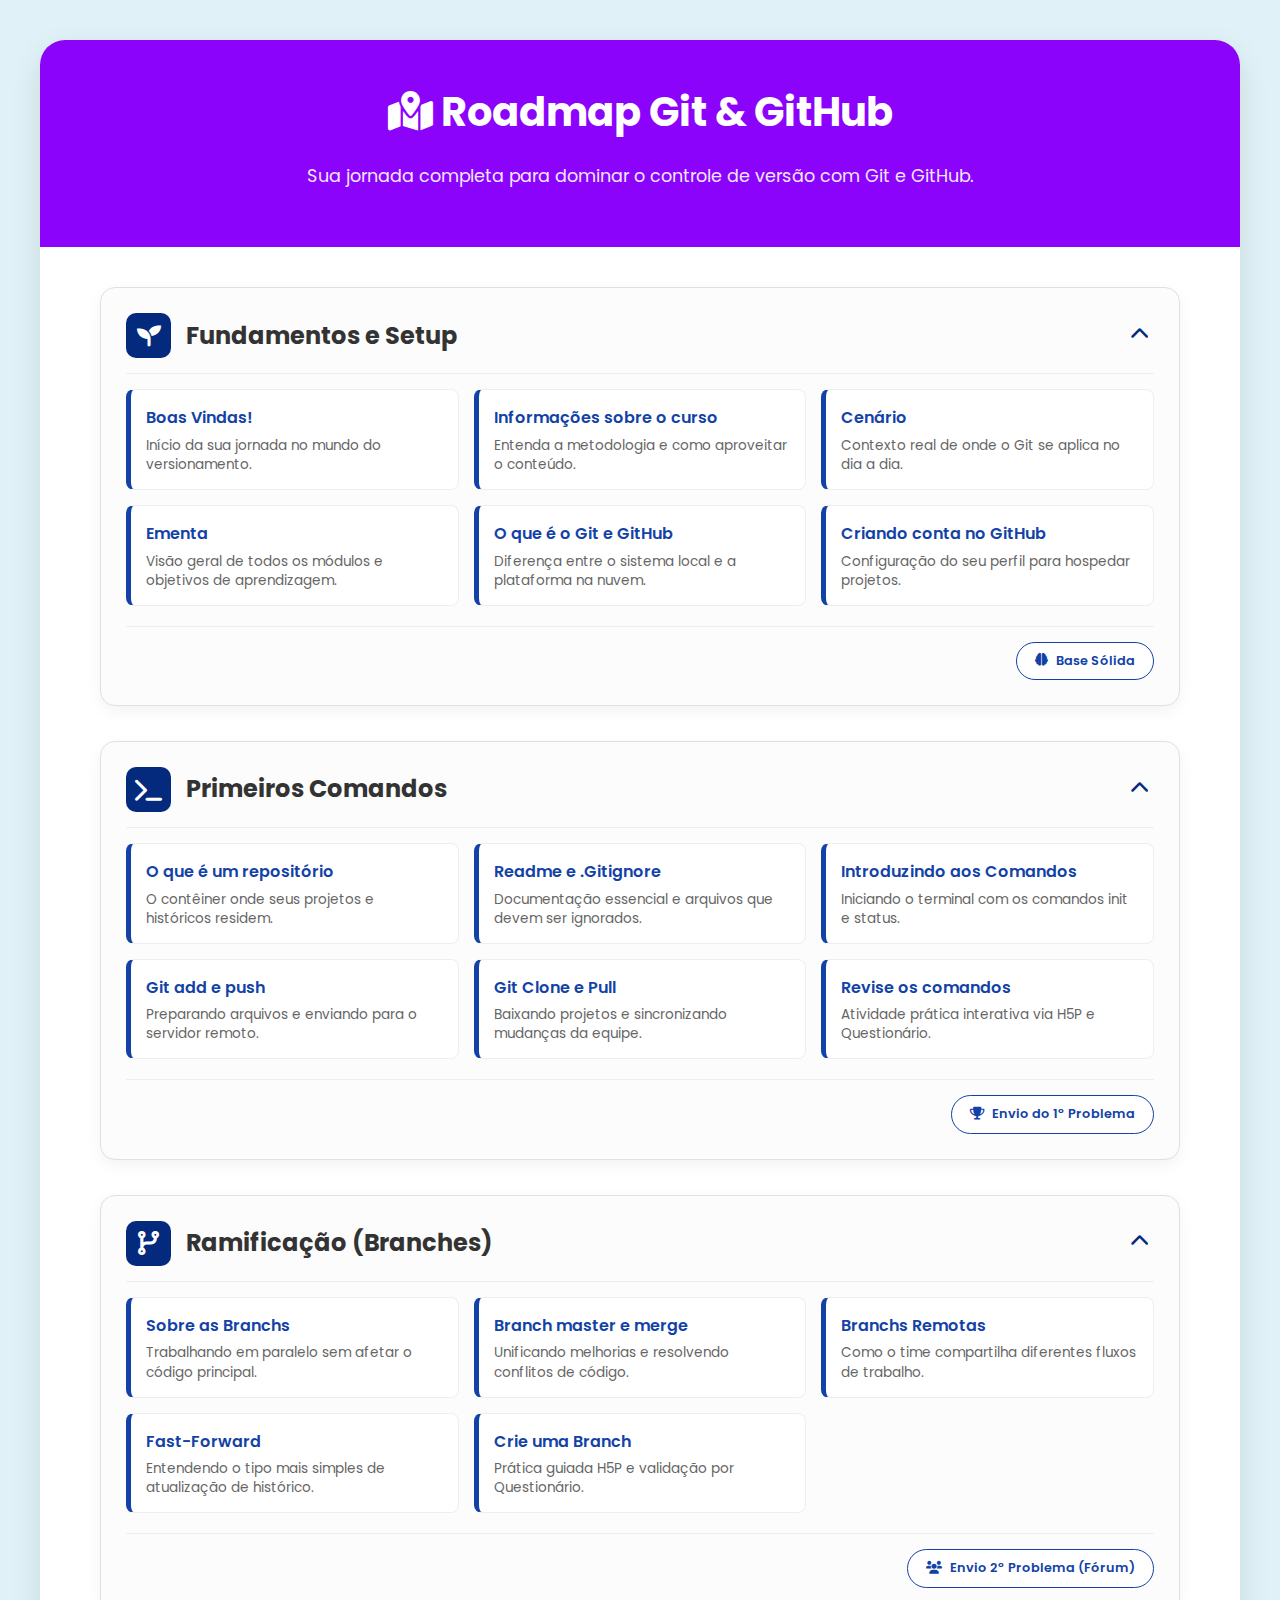
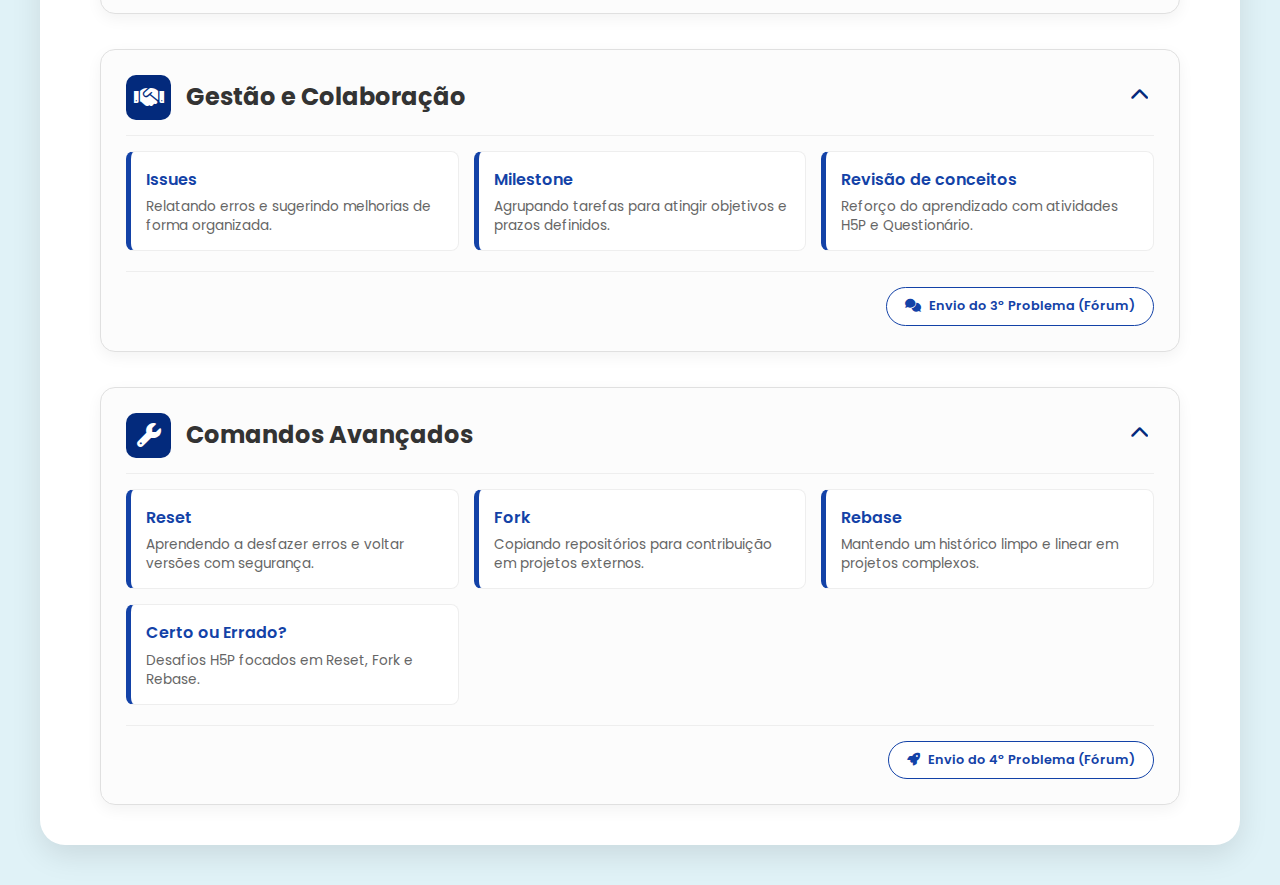
<file: index.html>
<!DOCTYPE html>
<html lang="pt-BR">
  <head>
    <meta charset="UTF-8" />
    <meta name="viewport" content="width=device-width, initial-scale=1.0" />
    <title>Roadmap Git & GitHub</title>
    <link
      rel="stylesheet"
      href="https://cdnjs.cloudflare.com/ajax/libs/font-awesome/6.0.0-beta3/css/all.min.css"
    />
    <link rel="stylesheet" href="style.css" />
  </head>
  <body>
    <div class="roadmap-wrapper">
      <header class="roadmap-header">
        <h1><i class="fas fa-map-marked-alt"></i> Roadmap Git & GitHub</h1>
        <p>
          Sua jornada completa para dominar o controle de versão com Git e
          GitHub.
        </p>
      </header>

      <main class="timeline">
        <section class="phase-card expanded" data-phase="1">
          <div class="phase-title">
            <div class="phase-icon"><i class="fas fa-seedling"></i></div>
            <h3>Fundamentos e Setup</h3>
            <button class="toggle-button">
              <i class="fas fa-chevron-down"></i>
            </button>
          </div>
          <div class="phase-content">
            <ul class="topic-list">
              <li>
                <strong>Boas Vindas!</strong
                ><span>Início da sua jornada no mundo do versionamento.</span>
              </li>
              <li>
                <strong>Informações sobre o curso</strong
                ><span
                  >Entenda a metodologia e como aproveitar o conteúdo.</span
                >
              </li>
              <li>
                <strong>Cenário</strong
                ><span
                  >Contexto real de onde o Git se aplica no dia a dia.</span
                >
              </li>
              <li>
                <strong>Ementa</strong
                ><span
                  >Visão geral de todos os módulos e objetivos de
                  aprendizagem.</span
                >
              </li>
              <li>
                <strong>O que é o Git e GitHub</strong
                ><span
                  >Diferença entre o sistema local e a plataforma na
                  nuvem.</span
                >
              </li>
              <li>
                <strong>Criando conta no GitHub</strong
                ><span>Configuração do seu perfil para hospedar projetos.</span>
              </li>
            </ul>
            <div class="phase-footer">
              <span class="challenge-badge"
                ><i class="fas fa-brain"></i> Base Sólida</span
              >
            </div>
          </div>
        </section>

        <section class="phase-card" data-phase="2">
          <div class="phase-title">
            <div class="phase-icon"><i class="fas fa-terminal"></i></div>
            <h3>Primeiros Comandos</h3>
            <button class="toggle-button">
              <i class="fas fa-chevron-down"></i>
            </button>
          </div>
          <div class="phase-content">
            <ul class="topic-list">
              <li>
                <strong>O que é um repositório</strong
                ><span
                  >O contêiner onde seus projetos e históricos residem.</span
                >
              </li>
              <li>
                <strong>Readme e .Gitignore</strong
                ><span
                  >Documentação essencial e arquivos que devem ser
                  ignorados.</span
                >
              </li>
              <li>
                <strong>Introduzindo aos Comandos</strong
                ><span
                  >Iniciando o terminal com os comandos init e status.</span
                >
              </li>
              <li>
                <strong>Git add e push</strong
                ><span
                  >Preparando arquivos e enviando para o servidor remoto.</span
                >
              </li>
              <li>
                <strong>Git Clone e Pull</strong
                ><span
                  >Baixando projetos e sincronizando mudanças da equipe.</span
                >
              </li>
              <li>
                <strong>Revise os comandos</strong
                ><span
                  >Atividade prática interativa via H5P e Questionário.</span
                >
              </li>
            </ul>
            <div class="phase-footer">
              <span class="challenge-badge"
                ><i class="fas fa-trophy"></i> Envio do 1º Problema</span
              >
            </div>
          </div>
        </section>

        <section class="phase-card" data-phase="3">
          <div class="phase-title">
            <div class="phase-icon"><i class="fas fa-code-branch"></i></div>
            <h3>Ramificação (Branches)</h3>
            <button class="toggle-button">
              <i class="fas fa-chevron-down"></i>
            </button>
          </div>
          <div class="phase-content">
            <ul class="topic-list">
              <li>
                <strong>Sobre as Branchs</strong
                ><span
                  >Trabalhando em paralelo sem afetar o código principal.</span
                >
              </li>
              <li>
                <strong>Branch master e merge</strong
                ><span
                  >Unificando melhorias e resolvendo conflitos de código.</span
                >
              </li>
              <li>
                <strong>Branchs Remotas</strong
                ><span
                  >Como o time compartilha diferentes fluxos de trabalho.</span
                >
              </li>
              <li>
                <strong>Fast-Forward</strong
                ><span
                  >Entendendo o tipo mais simples de atualização de
                  histórico.</span
                >
              </li>
              <li>
                <strong>Crie uma Branch</strong
                ><span>Prática guiada H5P e validação por Questionário.</span>
              </li>
            </ul>
            <div class="phase-footer">
              <span class="challenge-badge"
                ><i class="fas fa-users"></i> Envio 2º Problema (Fórum)</span
              >
            </div>
          </div>
        </section>

        <section class="phase-card" data-phase="4">
          <div class="phase-title">
            <div class="phase-icon"><i class="fas fa-handshake"></i></div>
            <h3>Gestão e Colaboração</h3>
            <button class="toggle-button">
              <i class="fas fa-chevron-down"></i>
            </button>
          </div>
          <div class="phase-content">
            <ul class="topic-list">
              <li>
                <strong>Issues</strong
                ><span
                  >Relatando erros e sugerindo melhorias de forma
                  organizada.</span
                >
              </li>
              <li>
                <strong>Milestone</strong
                ><span
                  >Agrupando tarefas para atingir objetivos e prazos
                  definidos.</span
                >
              </li>
              <li>
                <strong>Revisão de conceitos</strong
                ><span
                  >Reforço do aprendizado com atividades H5P e
                  Questionário.</span
                >
              </li>
            </ul>
            <div class="phase-footer">
              <span class="challenge-badge"
                ><i class="fas fa-comments"></i> Envio do 3º Problema
                (Fórum)</span
              >
            </div>
          </div>
        </section>

        <section class="phase-card" data-phase="5">
          <div class="phase-title">
            <div class="phase-icon"><i class="fas fa-wrench"></i></div>
            <h3>Comandos Avançados</h3>
            <button class="toggle-button">
              <i class="fas fa-chevron-down"></i>
            </button>
          </div>
          <div class="phase-content">
            <ul class="topic-list">
              <li>
                <strong>Reset</strong
                ><span
                  >Aprendendo a desfazer erros e voltar versões com
                  segurança.</span
                >
              </li>
              <li>
                <strong>Fork</strong
                ><span
                  >Copiando repositórios para contribuição em projetos
                  externos.</span
                >
              </li>
              <li>
                <strong>Rebase</strong
                ><span
                  >Mantendo um histórico limpo e linear em projetos
                  complexos.</span
                >
              </li>
              <li>
                <strong>Certo ou Errado?</strong
                ><span>Desafios H5P focados em Reset, Fork e Rebase.</span>
              </li>
            </ul>
            <div class="phase-footer">
              <span class="challenge-badge"
                ><i class="fas fa-rocket"></i> Envio do 4º Problema
                (Fórum)</span
              >
            </div>
          </div>
        </section>
      </main>
    </div>

    <script src="script.js"></script>
  </body>
</html>
</file>
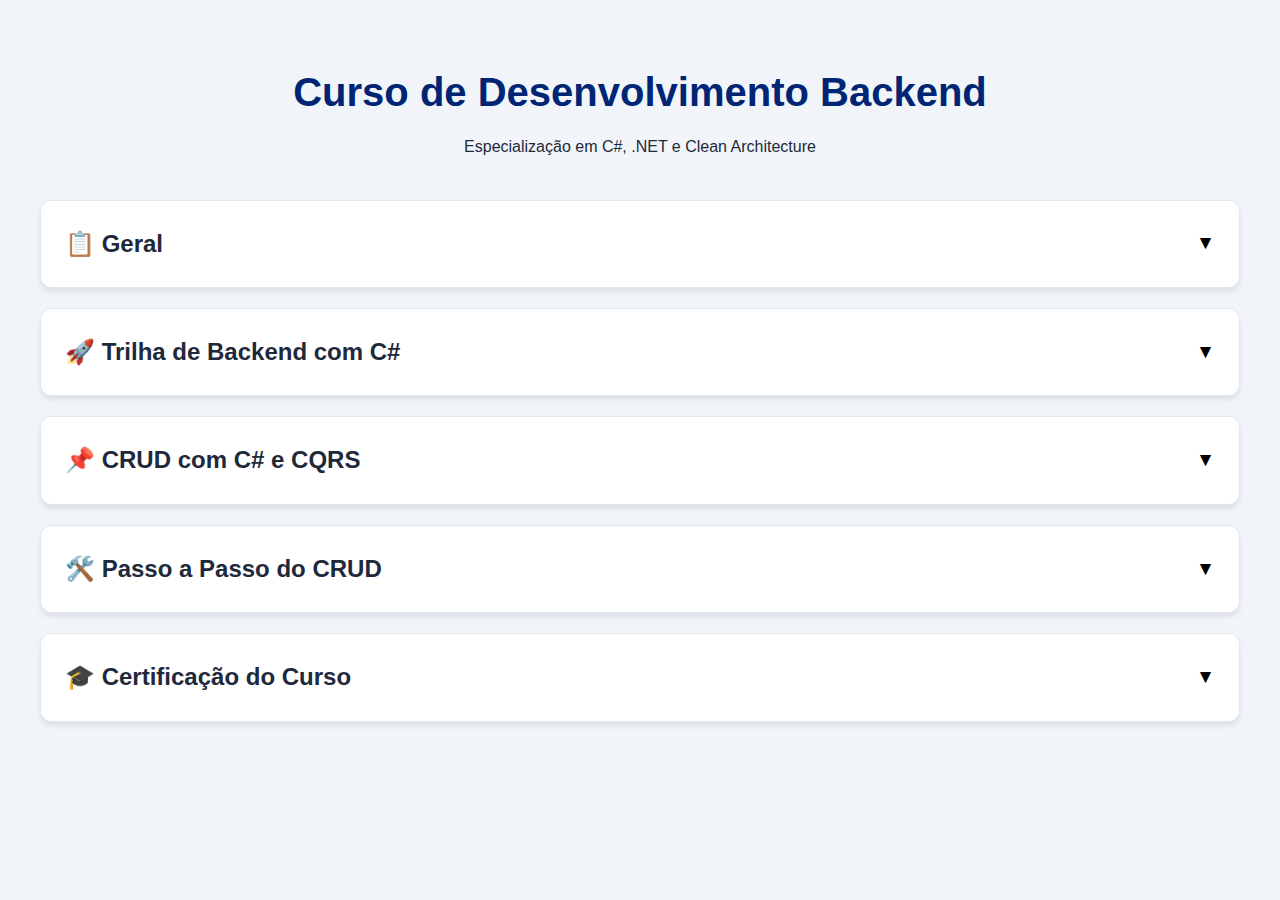
<file: roadmapBackEnd/index.html>
<!doctype html>
<html lang="pt-br">
  <head>
    <meta charset="UTF-8" />
    <meta name="viewport" content="width=device-width, initial-scale=1.0" />
    <title>Roadmap: Desenvolvimento Backend C#</title>
    <style>
      :root {
        --cor-primaria: #002575;
        --cor-secundaria: #000000;
        --cor-destaque: #008d0c;
        --cor-fundo: #f1f5f9;
        --cor-branco: #ffffff;
        --cor-texto-escuro: #1e293b;
      }

      * {
        box-sizing: border-box;
        margin: 0;
        padding: 0;
      }

      body {
        font-family: "Segoe UI", Tahoma, Geneva, Verdana, sans-serif;
        background-color: var(--cor-fundo);
        color: var(--cor-texto-escuro);
        line-height: 1.6;
        padding: 20px;
      }

      .conteiner {
        max-width: 1200px;
        margin: 0 auto;
      }

      header {
        text-align: center;
        padding: 40px 0;
      }
      header h1 {
        font-size: 2.5rem;
        color: var(--cor-primaria);
        margin-bottom: 10px;
      }

      .grade-roadmap {
        display: grid;
        gap: 20px;
      }

      .cartao {
        background: var(--cor-branco);
        border-radius: 12px;
        border: 1px solid #e2e8f0;
        box-shadow: 0 4px 6px -1px rgba(0, 0, 0, 0.1);
        overflow: hidden;
        transition: transform 0.2s ease;
      }

      .cabecalho-cartao {
        padding: 24px;
        background: var(--cor-branco);
        cursor: pointer;
        display: flex;
        justify-content: space-between;
        align-items: center;
      }

      .cabecalho-cartao h2 {
        font-size: 1.5rem;
        display: flex;
        align-items: center;
        gap: 12px;
      }
      .cabecalho-cartao:hover {
        background: #f8fafc;
      }

      .seta {
        font-size: 1.2rem;
        transition: transform 0.3s ease;
        color: var(--cor-secundaria);
      }

      .conteudo-cartao {
        max-height: 0;
        overflow: hidden;
        transition: max-height 0.4s ease-out;
        background: #fafafa;
      }

      .ativo .conteudo-cartao {
        max-height: 4000px;
        border-top: 1px solid #e2e8f0;
      }
      .ativo .seta {
        transform: rotate(180deg);
      }

      .lista-topicos {
        list-style: none;
        padding: 20px;
      }

      .item-topico {
        padding: 15px;
        background: white;
        margin-bottom: 12px;
        border-radius: 8px;
        border-left: 4px solid var(--cor-destaque);
        box-shadow: 0 1px 3px rgba(0, 0, 0, 0.05);
      }

      .titulo-topico {
        font-weight: bold;
        display: block;
        color: var(--cor-primaria);
        margin-bottom: 4px;
      }
      .descricao-topico {
        font-size: 1rem;
        color: var(--cor-secundaria);
      }

      @media (max-width: 768px) {
        header h1 {
          font-size: 1.8rem;
        }
        body {
          padding: 10px;
        }
      }
    </style>
  </head>
  <body>
    <div class="conteiner">
      <header>
        <h1>Curso de Desenvolvimento Backend</h1>
        <p>Especialização em C#, .NET e Clean Architecture</p>
      </header>

      <div class="grade-roadmap">
        <div class="cartao">
          <div class="cabecalho-cartao">
            <h2>📋 Geral</h2>
            <span class="seta">▼</span>
          </div>
          <div class="conteudo-cartao">
            <ul class="lista-topicos">
              <li class="item-topico">
                <span class="titulo-topico">⚠️ Avisos</span>
                <p class="descricao-topico">
                  Orientações sobre o ambiente de desenvolvimento e cronograma
                  de estudos.
                </p>
              </li>
              <li class="item-topico">
                <span class="titulo-topico">📚 Visão Geral</span>
                <p class="descricao-topico">
                  Introdução aos conceitos de Backend e o papel do desenvolvedor
                  C# no mercado.
                </p>
              </li>
            </ul>
          </div>
        </div>

        <div class="cartao">
          <div class="cabecalho-cartao">
            <h2>🚀 Trilha de Backend com C#</h2>
            <span class="seta">▼</span>
          </div>
          <div class="conteudo-cartao">
            <ul class="lista-topicos">
              <li class="item-topico">
                <span class="titulo-topico">1. GIT e GitHub (2:30h) 🐙</span>
                <p class="descricao-topico">
                  Controle de versão, ramificações e colaboração em repositórios
                  remotos.
                </p>
              </li>
              <li class="item-topico">
                <span class="titulo-topico">2. Introdução ao C# (4h) ⌨️</span>
                <p class="descricao-topico">
                  Sintaxe básica, tipos de dados, operadores e estruturas de
                  controle.
                </p>
              </li>
              <li class="item-topico">
                <span class="titulo-topico"
                  >3. Programação Orientada a Objetos (3h) 🏛️</span
                >
                <p class="descricao-topico">
                  Classes, Herança, Polimorfismo, Encapsulamento e Abstração em
                  C#.
                </p>
              </li>
              <li class="item-topico">
                <span class="titulo-topico"
                  >4. Programação Assíncrona (1h) ⚡</span
                >
                <p class="descricao-topico">
                  Uso de async/await para garantir a escalabilidade da
                  aplicação.
                </p>
              </li>
              <li class="item-topico">
                <span class="titulo-topico"
                  >5. Injeção de Dependência (45min) 💉</span
                >
                <p class="descricao-topico">
                  Desacoplamento de código e inversão de controle no .NET.
                </p>
              </li>
              <li class="item-topico">
                <span class="titulo-topico"
                  >6. Docker e Docker-Compose (2h) 🐳</span
                >
                <p class="descricao-topico">
                  Containerização de aplicações e orquestração de serviços.
                </p>
              </li>
              <li class="item-topico">
                <span class="titulo-topico"
                  >7. Introdução ao .NET (2:15h) 🔷</span
                >
                <p class="descricao-topico">
                  Conhecendo o ecossistema e as ferramentas da plataforma .NET.
                </p>
              </li>
              <li class="item-topico">
                <span class="titulo-topico"
                  >8. Clean Architecture (3:45h) 🏗️</span
                >
                <p class="descricao-topico">
                  Organização de projetos seguindo princípios de separação de
                  interesses.
                </p>
              </li>
              <li class="item-topico">
                <span class="titulo-topico"
                  >9. Testes no Ambiente .NET (2:30h) 🧪</span
                >
                <p class="descricao-topico">
                  Testes unitários e de integração para garantir a qualidade do
                  código.
                </p>
              </li>
              <li class="item-topico">
                <span class="titulo-topico"
                  >10. Tutorial de CRUD Básico (3h) 📝</span
                >
                <p class="descricao-topico">
                  Criação de uma Web API funcional para operações básicas de
                  dados.
                </p>
              </li>
              <li class="item-topico">
                <span class="titulo-topico">11. Desafio Final 🏁</span>
                <p class="descricao-topico">
                  Projeto prático integrando todos os conhecimentos da trilha.
                </p>
              </li>
            </ul>
          </div>
        </div>

        <div class="cartao">
          <div class="cabecalho-cartao">
            <h2>📌 CRUD com C# e CQRS</h2>
            <span class="seta">▼</span>
          </div>
          <div class="conteudo-cartao">
            <ul class="lista-topicos">
              <li class="item-topico">
                <span class="titulo-topico"
                  >🔄 Integração CQRS + Clean Architecture</span
                >
                <p class="descricao-topico">
                  Separação entre comandos de escrita e consultas de leitura.
                </p>
              </li>
              <li class="item-topico">
                <span class="titulo-topico"
                  >🔎 Recapitulando e Visão Geral</span
                >
                <p class="descricao-topico">
                  Revisão dos conceitos e arquitetura da API que será
                  construída.
                </p>
              </li>
            </ul>
          </div>
        </div>

        <div class="cartao">
          <div class="cabecalho-cartao">
            <h2>🛠️ Passo a Passo do CRUD</h2>
            <span class="seta">▼</span>
          </div>
          <div class="conteudo-cartao">
            <ul class="lista-topicos">
              <li class="item-topico">
                <span class="titulo-topico"
                  >Passo 1 & 2: Projeto e Domain 🌍</span
                >
                <p class="descricao-topico">
                  Criação da solução e definição das entidades e regras de
                  negócio.
                </p>
              </li>
              <li class="item-topico">
                <span class="titulo-topico"
                  >Passo 3 & 4: Infrastructure e Application ⚙️</span
                >
                <p class="descricao-topico">
                  Implementação de persistência de dados e lógica de aplicação
                  (Handlers).
                </p>
              </li>
              <li class="item-topico">
                <span class="titulo-topico"
                  >Passo 5: Presentation e Referências 🖥️</span
                >
                <p class="descricao-topico">
                  Exposição dos endpoints via API e documentação técnica.
                </p>
              </li>
            </ul>
          </div>
        </div>

        <div class="cartao">
          <div class="cabecalho-cartao">
            <h2>🎓 Certificação do Curso</h2>
            <span class="seta">▼</span>
          </div>
          <div class="conteudo-cartao">
            <ul class="lista-topicos">
              <li class="item-topico">
                <span class="titulo-topico"
                  >📜 Certificado de Conclusão de Desenvolvimento Backend</span
                >
                <p class="descricao-topico">
                  Validação das competências como Desenvolvedor Backend .NET.
                </p>
              </li>
            </ul>
          </div>
        </div>
      </div>
    </div>

    <script>
      const cabecalhos = document.querySelectorAll(".cabecalho-cartao");
      cabecalhos.forEach((cabecalho) => {
        cabecalho.addEventListener("click", () => {
          const cartao = cabecalho.parentElement;
          cartao.classList.toggle("ativo");
        });
      });
    </script>
  </body>
</html>

<!-- Código do botão do Roadmap -->
<!-- <a href="https://leds.academy/local/roadmaps/roadmap-desenvolvimento-backend" target="_blank" class="btn btn-outline-primary btn-sm mt-2">Ver Roadmap →</a> -->
</file>
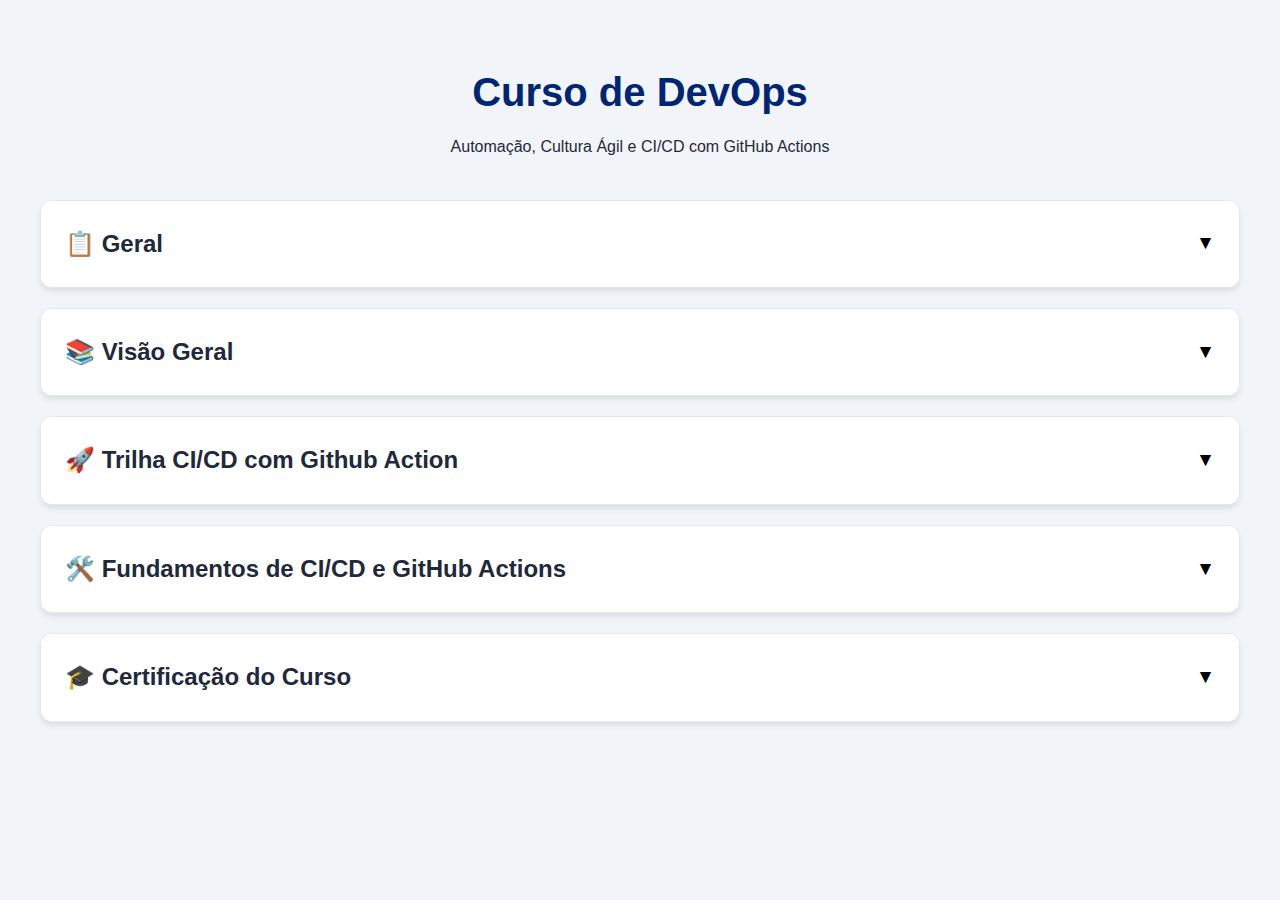
<file: roadmapDevops/index.html>
<!doctype html>
<html lang="pt-br">
  <head>
    <meta charset="UTF-8" />
    <meta name="viewport" content="width=device-width, initial-scale=1.0" />
    <title>Roadmap: Curso de DevOps</title>
    <style>
      :root {
        --cor-primaria: #002575;
        --cor-secundaria: #000000;
        --cor-destaque: #008d0c;
        --cor-fundo: #f1f5f9;
        --cor-branco: #ffffff;
        --cor-texto-escuro: #1e293b;
      }

      * {
        box-sizing: border-box;
        margin: 0;
        padding: 0;
      }

      body {
        font-family: "Segoe UI", Tahoma, Geneva, Verdana, sans-serif;
        background-color: var(--cor-fundo);
        color: var(--cor-texto-escuro);
        line-height: 1.6;
        padding: 20px;
      }

      .conteiner {
        max-width: 1200px;
        margin: 0 auto;
      }

      header {
        text-align: center;
        padding: 40px 0;
      }
      header h1 {
        font-size: 2.5rem;
        color: var(--cor-primaria);
        margin-bottom: 10px;
      }

      .grade-roadmap {
        display: grid;
        gap: 20px;
      }

      .cartao {
        background: var(--cor-branco);
        border-radius: 12px;
        border: 1px solid #e2e8f0;
        box-shadow: 0 4px 6px -1px rgba(0, 0, 0, 0.1);
        overflow: hidden;
        transition: transform 0.2s ease;
      }

      .cabecalho-cartao {
        padding: 24px;
        background: var(--cor-branco);
        cursor: pointer;
        display: flex;
        justify-content: space-between;
        align-items: center;
      }

      .cabecalho-cartao h2 {
        font-size: 1.5rem;
        display: flex;
        align-items: center;
        gap: 12px;
      }
      .cabecalho-cartao:hover {
        background: #f8fafc;
      }

      .seta {
        font-size: 1.2rem;
        transition: transform 0.3s ease;
        color: var(--cor-secundaria);
      }

      .conteudo-cartao {
        max-height: 0;
        overflow: hidden;
        transition: max-height 0.4s ease-out;
        background: #fafafa;
      }

      .ativo .conteudo-cartao {
        max-height: 2000px;
        border-top: 1px solid #e2e8f0;
      }
      .ativo .seta {
        transform: rotate(180deg);
      }

      .lista-topicos {
        list-style: none;
        padding: 20px;
      }

      .item-topico {
        padding: 15px;
        background: white;
        margin-bottom: 12px;
        border-radius: 8px;
        border-left: 4px solid var(--cor-destaque);
        box-shadow: 0 1px 3px rgba(0, 0, 0, 0.05);
      }

      .titulo-topico {
        font-weight: bold;
        display: block;
        color: var(--cor-primaria);
        margin-bottom: 4px;
      }
      .descricao-topico {
        font-size: 1rem;
        color: var(--cor-secundaria);
      }

      @media (max-width: 768px) {
        header h1 {
          font-size: 1.8rem;
        }
        body {
          padding: 10px;
        }
      }
    </style>
  </head>
  <body>
    <div class="conteiner">
      <header>
        <h1>Curso de DevOps</h1>
        <p>Automação, Cultura Ágil e CI/CD com GitHub Actions</p>
      </header>

      <div class="grade-roadmap">
        <div class="cartao">
          <div class="cabecalho-cartao">
            <h2>📋 Geral</h2>
            <span class="seta">▼</span>
          </div>
          <div class="conteudo-cartao">
            <ul class="lista-topicos">
              <li class="item-topico">
                <span class="titulo-topico">⚠️ Avisos</span>
                <p class="descricao-topico">
                  Informações importantes sobre a jornada de aprendizado e
                  suporte ao aluno.
                </p>
              </li>
            </ul>
          </div>
        </div>

        <div class="cartao">
          <div class="cabecalho-cartao">
            <h2>📚 Visão Geral</h2>
            <span class="seta">▼</span>
          </div>
          <div class="conteudo-cartao">
            <ul class="lista-topicos">
              <li class="item-topico">
                <span class="titulo-topico">🤝 O que é DevOps?</span>
                <p class="descricao-topico">
                  Um composto de Dev (desenvolvimento) e Ops (operações) focado
                  em colaboração e automação.
                </p>
              </li>
            </ul>
          </div>
        </div>

        <div class="cartao">
          <div class="cabecalho-cartao">
            <h2>🚀 Trilha CI/CD com Github Action</h2>
            <span class="seta">▼</span>
          </div>
          <div class="conteudo-cartao">
            <ul class="lista-topicos">
              <li class="item-topico">
                <span class="titulo-topico">1. 📌 Pré-Requisitos</span>
                <p class="descricao-topico">
                  Preparação do ambiente e ferramentas necessárias para
                  automação.
                </p>
              </li>
              <li class="item-topico">
                <span class="titulo-topico"
                  >2. Desenvolvimento e Linha de Comando ⌨️</span
                >
                <p class="descricao-topico">
                  Fundamentos essenciais de terminais e scripts para rotinas
                  automatizadas.
                </p>
              </li>
              <li class="item-topico">
                <span class="titulo-topico"
                  >3. Conceitos de DevOps e CI/CD 🔄</span
                >
                <p class="descricao-topico">
                  Entenda o fluxo de Integração Contínua e Entrega Contínua na
                  prática.
                </p>
              </li>
              <li class="item-topico">
                <span class="titulo-topico"
                  >4. Docker e Containers (Opcional) 🐳</span
                >
                <p class="descricao-topico">
                  Isolamento de ambientes e empacotamento de aplicações para
                  deploy consistente.
                </p>
              </li>
            </ul>
          </div>
        </div>

        <div class="cartao">
          <div class="cabecalho-cartao">
            <h2>🛠️ Fundamentos de CI/CD e GitHub Actions</h2>
            <span class="seta">▼</span>
          </div>
          <div class="conteudo-cartao">
            <ul class="lista-topicos">
              <li class="item-topico">
                <span class="titulo-topico">1. O que é CI/CD? 🏗️</span>
                <p class="descricao-topico">
                  Aprofundamento na teoria e nos pilares da automação de
                  software moderna.
                </p>
              </li>
              <li class="item-topico">
                <span class="titulo-topico"
                  >2. Construção de Workflows (CI) ⛓️</span
                >
                <p class="descricao-topico">
                  Como escrever arquivos YAML para automatizar builds e testes
                  no GitHub.
                </p>
              </li>
              <li class="item-topico">
                <span class="titulo-topico">3. Desafio Final 🏁</span>
                <p class="descricao-topico">
                  Implementação de um pipeline completo de CI/CD para uma
                  aplicação real.
                </p>
              </li>
            </ul>
          </div>
        </div>

        <div class="cartao">
          <div class="cabecalho-cartao">
            <h2>🎓 Certificação do Curso</h2>
            <span class="seta">▼</span>
          </div>
          <div class="conteudo-cartao">
            <ul class="lista-topicos">
              <li class="item-topico">
                <span class="titulo-topico"
                  >📜 Certificado de Conclusão do Curso de DevOps</span
                >
                <p class="descricao-topico">
                  Reconhecimento oficial pela maestria em cultura e ferramentas
                  DevOps.
                </p>
              </li>
            </ul>
          </div>
        </div>
      </div>
    </div>

    <script>
      const cabecalhos = document.querySelectorAll(".cabecalho-cartao");
      cabecalhos.forEach((cabecalho) => {
        cabecalho.addEventListener("click", () => {
          const cartao = cabecalho.parentElement;
          cartao.classList.toggle("ativo");
        });
      });
    </script>
  </body>
</html>

<!-- Código do botão do Roadmap -->
<!-- <a href="https://leds.academy/local/roadmaps/roadmap-model-driven-development" target="_blank" class="btn btn-outline-primary btn-sm mt-2">Ver Roadmap →</a> -->
</file>
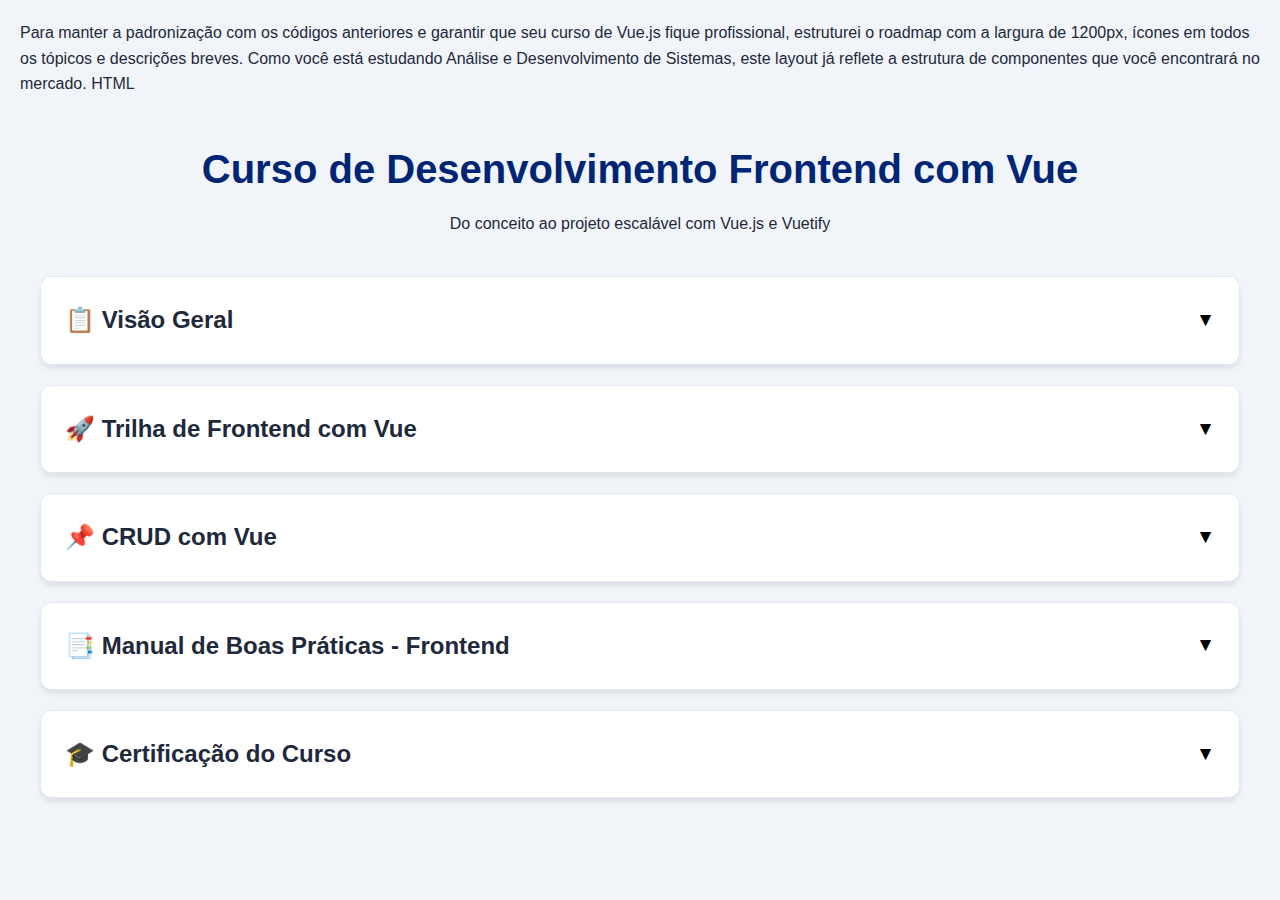
<file: roadmapFrontEnd/index.html>
Para manter a padronização com os códigos anteriores e garantir que seu curso de
Vue.js fique profissional, estruturei o roadmap com a largura de 1200px, ícones
em todos os tópicos e descrições breves. Como você está estudando Análise e
Desenvolvimento de Sistemas, este layout já reflete a estrutura de componentes
que você encontrará no mercado. HTML
<!doctype html>
<html lang="pt-br">
  <head>
    <meta charset="UTF-8" />
    <meta name="viewport" content="width=device-width, initial-scale=1.0" />
    <title>Roadmap: Desenvolvimento Frontend com Vue</title>
    <style>
      :root {
        --cor-primaria: #002575;
        --cor-secundaria: #000000;
        --cor-destaque: #008d0c;
        --cor-fundo: #f1f5f9;
        --cor-branco: #ffffff;
        --cor-texto-escuro: #1e293b;
      }

      * {
        box-sizing: border-box;
        margin: 0;
        padding: 0;
      }

      body {
        font-family: "Segoe UI", Tahoma, Geneva, Verdana, sans-serif;
        background-color: var(--cor-fundo);
        color: var(--cor-texto-escuro);
        line-height: 1.6;
        padding: 20px;
      }

      .conteiner {
        max-width: 1200px;
        margin: 0 auto;
      }

      header {
        text-align: center;
        padding: 40px 0;
      }
      header h1 {
        font-size: 2.5rem;
        color: var(--cor-primaria);
        margin-bottom: 10px;
      }

      .grade-roadmap {
        display: grid;
        gap: 20px;
      }

      .cartao {
        background: var(--cor-branco);
        border-radius: 12px;
        border: 1px solid #e2e8f0;
        box-shadow: 0 4px 6px -1px rgba(0, 0, 0, 0.1);
        overflow: hidden;
        transition: transform 0.2s ease;
      }

      .cabecalho-cartao {
        padding: 24px;
        background: var(--cor-branco);
        cursor: pointer;
        display: flex;
        justify-content: space-between;
        align-items: center;
      }

      .cabecalho-cartao h2 {
        font-size: 1.5rem;
        display: flex;
        align-items: center;
        gap: 12px;
      }
      .cabecalho-cartao:hover {
        background: #f8fafc;
      }

      .seta {
        font-size: 1.2rem;
        transition: transform 0.3s ease;
        color: var(--cor-secundaria);
      }

      .conteudo-cartao {
        max-height: 0;
        overflow: hidden;
        transition: max-height 0.4s ease-out;
        background: #fafafa;
      }

      .ativo .conteudo-cartao {
        max-height: 4000px;
        border-top: 1px solid #e2e8f0;
      }
      .ativo .seta {
        transform: rotate(180deg);
      }

      .lista-topicos {
        list-style: none;
        padding: 20px;
      }

      .item-topico {
        padding: 15px;
        background: white;
        margin-bottom: 12px;
        border-radius: 8px;
        border-left: 4px solid var(--cor-destaque);
        box-shadow: 0 1px 3px rgba(0, 0, 0, 0.05);
      }

      .titulo-topico {
        font-weight: bold;
        display: block;
        color: var(--cor-primaria);
        margin-bottom: 4px;
      }
      .descricao-topico {
        font-size: 1rem;
        color: var(--cor-secundaria);
      }

      @media (max-width: 768px) {
        header h1 {
          font-size: 1.8rem;
        }
        body {
          padding: 10px;
        }
      }
    </style>
  </head>
  <body>
    <div class="conteiner">
      <header>
        <h1>Curso de Desenvolvimento Frontend com Vue</h1>
        <p>Do conceito ao projeto escalável com Vue.js e Vuetify</p>
      </header>

      <div class="grade-roadmap">
        <div class="cartao">
          <div class="cabecalho-cartao">
            <h2>📋 Visão Geral</h2>
            <span class="seta">▼</span>
          </div>
          <div class="conteudo-cartao">
            <ul class="lista-topicos">
              <li class="item-topico">
                <span class="titulo-topico">⚙️ Geral e Avisos</span>
                <p class="descricao-topico">
                  Informações cruciais sobre a metodologia e avisos importantes
                  para o início da jornada.
                </p>
              </li>
              <li class="item-topico">
                <span class="titulo-topico">📚 Visão Geral do Framework</span>
                <p class="descricao-topico">
                  Entenda o que torna o Vue.js um framework progressivo e suas
                  principais características.
                </p>
              </li>
            </ul>
          </div>
        </div>

        <div class="cartao">
          <div class="cabecalho-cartao">
            <h2>🚀 Trilha de Frontend com Vue</h2>
            <span class="seta">▼</span>
          </div>
          <div class="conteudo-cartao">
            <ul class="lista-topicos">
              <li class="item-topico">
                <span class="titulo-topico">1. Introdução ao Vue.js (3h)</span>
                <p class="descricao-topico">
                  📦 Reatividade, diretivas e a instância do Vue.
                </p>
              </li>
              <li class="item-topico">
                <span class="titulo-topico"
                  >2. Arquitetura de Projetos (2h)</span
                >
                <p class="descricao-topico">
                  🏗️ Organização de pastas, padrão SFC (Single File Components)
                  e roteamento.
                </p>
              </li>
              <li class="item-topico">
                <span class="titulo-topico"
                  >3. Vuetify: Interface de Usuário (50 min)</span
                >
                <p class="descricao-topico">
                  🎨 Criando interfaces modernas com Material Design e
                  componentes prontos.
                </p>
              </li>
              <li class="item-topico">
                <span class="titulo-topico"
                  >4. Boas Práticas com TypeScript (1:20h)</span
                >
                <p class="descricao-topico">
                  🛡️ Adicionando tipagem forte para evitar erros comuns e
                  melhorar o IntelliSense.
                </p>
              </li>
              <li class="item-topico">
                <span class="titulo-topico"
                  >5. Gerenciamento de Estado e APIs (2:30h)</span
                >
                <p class="descricao-topico">
                  🔄 Uso de Pinia ou Vuex e integração com Axios para consumo de
                  dados externos.
                </p>
              </li>
              <li class="item-topico">
                <span class="titulo-topico"
                  >6. Componentização e Reuso (1:15h)</span
                >
                <p class="descricao-topico">
                  🧩 Criação de componentes genéricos, Props, Emits e Slots.
                </p>
              </li>
              <li class="item-topico">
                <span class="titulo-topico"
                  >7. Desempenho e Otimização (1:50h)</span
                >
                <p class="descricao-topico">
                  ⚡ Lazy loading, otimização do bundle e ciclo de vida
                  avançado.
                </p>
              </li>
              <li class="item-topico">
                <span class="titulo-topico">8. Testes e Qualidade (2:45h)</span>
                <p class="descricao-topico">
                  🧪 Testes unitários com Vitest e E2E para garantir a
                  estabilidade da aplicação.
                </p>
              </li>
              <li class="item-topico">
                <span class="titulo-topico">🏁 Desafio Prático</span>
                <p class="descricao-topico">
                  Aplicação de todos os conceitos em um projeto real de ponta a
                  ponta.
                </p>
              </li>
            </ul>
          </div>
        </div>

        <div class="cartao">
          <div class="cabecalho-cartao">
            <h2>📌 CRUD com Vue</h2>
            <span class="seta">▼</span>
          </div>
          <div class="conteudo-cartao">
            <ul class="lista-topicos">
              <li class="item-topico">
                <span class="titulo-topico"
                  >📜 Pré-requisitos e Ferramentas ⛏️</span
                >
                <p class="descricao-topico">
                  Preparação do ambiente: Node.js, NPM/Yarn e VS Code
                  extensions.
                </p>
              </li>
              <li class="item-topico">
                <span class="titulo-topico"
                  >🦝 Padrões de Projeto e Divisão 🗂️</span
                >
                <p class="descricao-topico">
                  Organização modular: Modelos, Repositórios e Controllers.
                </p>
              </li>
              <li class="item-topico">
                <span class="titulo-topico"
                  >👣 Passo a Passo do Desenvolvimento</span
                >
                <p class="descricao-topico">
                  Desde a definição da 🏛️ Model até a criação da 🖥️ View final.
                </p>
              </li>
              <li class="item-topico">
                <span class="titulo-topico">🤝 Créditos e Networking</span>
                <p class="descricao-topico">
                  🔗 LinkedIn dos criadores do conteúdo.
                </p>
              </li>
            </ul>
          </div>
        </div>

        <div class="cartao">
          <div class="cabecalho-cartao">
            <h2>📑 Manual de Boas Práticas - Frontend</h2>
            <span class="seta">▼</span>
          </div>
          <div class="conteudo-cartao">
            <ul class="lista-topicos">
              <li class="item-topico">
                <span class="titulo-topico"
                  >🏗️ Estrutura e Arquitetura Modular</span
                >
                <p class="descricao-topico">
                  Como manter o código limpo e escalável utilizando separação de
                  responsabilidades.
                </p>
              </li>
              <li class="item-topico">
                <span class="titulo-topico"
                  >📐 Padrões de Código e Tipagem</span
                >
                <p class="descricao-topico">
                  Uso correto do TypeScript e padrões de nomenclatura (clean
                  code).
                </p>
              </li>
              <li class="item-topico">
                <span class="titulo-topico"
                  >🔄 Versionamento e Documentação 📝</span
                >
                <p class="descricao-topico">
                  Fluxo de colaboração Git, Conventional Commits e documentação
                  técnica.
                </p>
              </li>
            </ul>
          </div>
        </div>

        <div class="cartao">
          <div class="cabecalho-cartao">
            <h2>🎓 Certificação do Curso</h2>
            <span class="seta">▼</span>
          </div>
          <div class="conteudo-cartao">
            <ul class="lista-topicos">
              <li class="item-topico">
                <span class="titulo-topico"
                  >📜 Certificado do Curso de Frontend</span
                >
                <p class="descricao-topico">
                  Validação das competências em Vue.js para o mercado de
                  trabalho.
                </p>
              </li>
            </ul>
          </div>
        </div>
      </div>
    </div>

    <script>
      const cabecalhos = document.querySelectorAll(".cabecalho-cartao");
      cabecalhos.forEach((cabecalho) => {
        cabecalho.addEventListener("click", () => {
          const cartao = cabecalho.parentElement;
          cartao.classList.toggle("ativo");
        });
      });
    </script>
  </body>
</html>

<!-- Código do botão do Roadmap -->
<!-- <a href="https://leds.academy/local/roadmaps/roadmap-front-end-Vue" target="_blank" class="btn btn-outline-primary btn-sm mt-2">Ver Roadmap →</a> -->
</file>
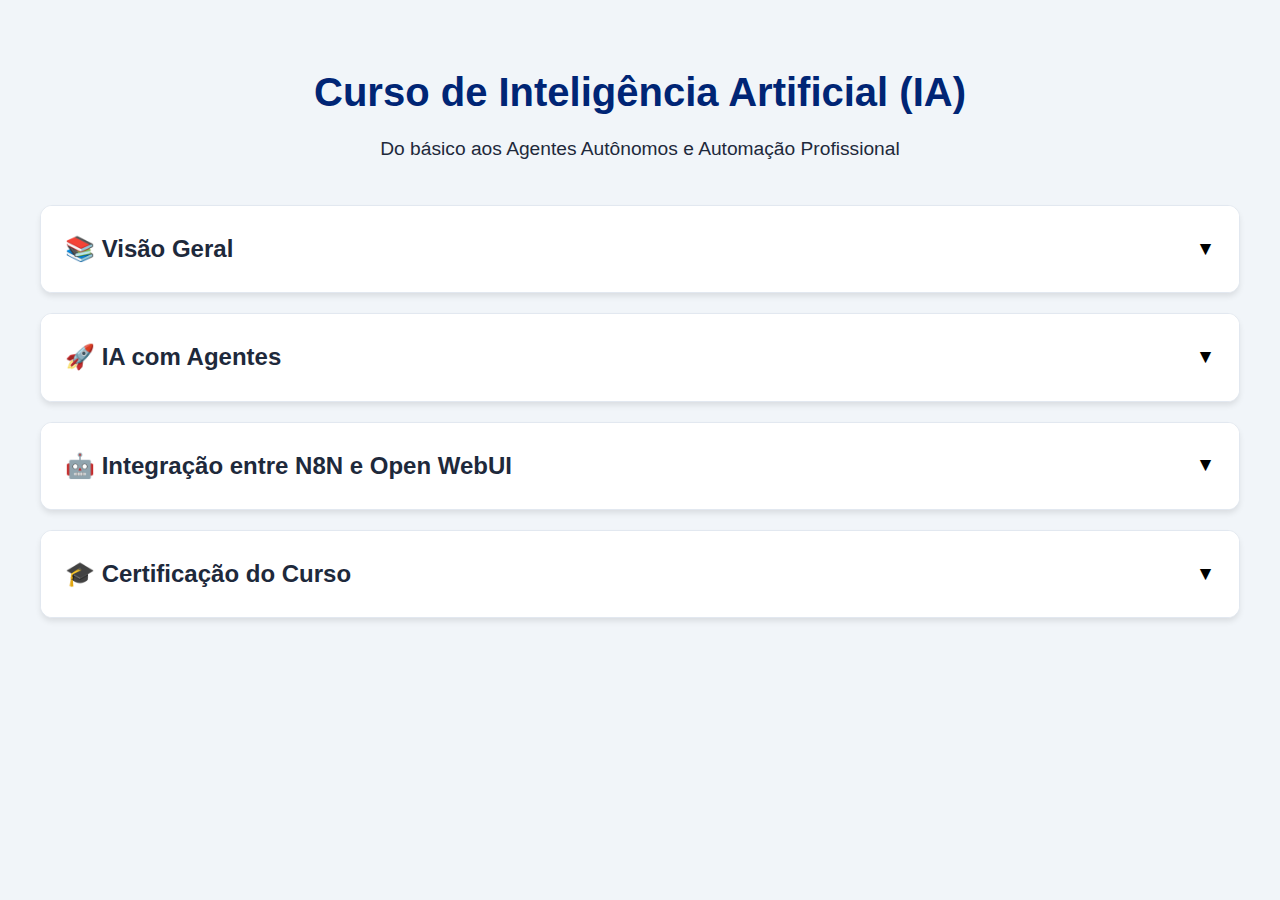
<file: roadMapIa/index.html>
<!doctype html>
<html lang="pt-br">
  <head>
    <meta charset="UTF-8" />
    <meta name="viewport" content="width=device-width, initial-scale=1.0" />
    <title>Roadmap Interativo de IA</title>
    <style>
      :root {
        --cor-primaria: #002575;
        --cor-secundaria: #000000;
        --cor-destaque: #008d0c;
        --cor-fundo: #f1f5f9;
        --cor-branco: #ffffff;
        --cor-texto-escuro: #1e293b;
      }

      * {
        box-sizing: border-box;
        margin: 0;
        padding: 0;
      }

      body {
        font-family: "Segoe UI", Tahoma, Geneva, Verdana, sans-serif;
        background-color: var(--cor-fundo);
        color: var(--cor-texto-escuro);
        line-height: 1.6;
        padding: 20px;
      }

      .conteiner {
        max-width: 1200px;
        margin: 0 auto;
      }

      header {
        text-align: center;
        padding: 40px 0;
        font-size: 1.2rem;
      }

      header h1 {
        font-size: 2.5rem;
        color: var(--cor-primaria);
        margin-bottom: 10px;
      }

      /* Estrutura do Roadmap */
      .grade-roadmap {
        display: grid;
        gap: 20px;
      }

      .cartao {
        background: var(--cor-branco);
        border-radius: 12px;
        border: 1px solid #e2e8f0;
        box-shadow: 0 4px 6px -1px rgba(0, 0, 0, 0.1);
        overflow: hidden;
        transition: transform 0.2s ease;
      }

      .cabecalho-cartao {
        padding: 24px;
        background: var(--cor-branco);
        cursor: pointer;
        display: flex;
        justify-content: space-between;
        align-items: center;
      }

      .cabecalho-cartao h2 {
        font-size: 1.5rem;
        display: flex;
        align-items: center;
        gap: 12px;
      }

      .cabecalho-cartao:hover {
        background: #f8fafc;
      }

      .seta {
        font-size: 1.2rem;
        transition: transform 0.3s ease;
        color: var(--cor-secundaria);
      }

      /* Conteúdo Expansível */
      .conteudo-cartao {
        max-height: 0;
        overflow: hidden;
        transition: max-height 0.4s ease-out;
        background: #fafafa;
      }

      .ativo .conteudo-cartao {
        max-height: 1500px;
        border-top: 1px solid #e2e8f0;
      }

      .ativo .seta {
        transform: rotate(180deg);
      }

      .lista-topicos {
        list-style: none;
        padding: 20px;
      }

      .item-topico {
        padding: 15px;
        background: white;
        margin-bottom: 12px;
        border-radius: 8px;
        border-left: 4px solid var(--cor-destaque);
        box-shadow: 0 1px 3px rgba(0, 0, 0, 0.05);
      }

      .titulo-topico {
        font-weight: bold;
        display: block;
        color: var(--cor-primaria);
        margin-bottom: 4px;
      }

      .descricao-topico {
        font-size: 0.9rem;
        color: var(--cor-secundaria);
        font-size: 1rem;
      }

      /* Responsividade */
      @media (max-width: 768px) {
        header h1 {
          font-size: 1.8rem;
        }
        body {
          padding: 10px;
        }
      }
    </style>
  </head>
  <body>
    <div class="conteiner">
      <header>
        <h1>Curso de Inteligência Artificial (IA)</h1>
        <p>Do básico aos Agentes Autônomos e Automação Profissional</p>
      </header>

      <div class="grade-roadmap">
        <div class="cartao">
          <div class="cabecalho-cartao">
            <h2>📚 Visão Geral</h2>
            <span class="seta">▼</span>
          </div>
          <div class="conteudo-cartao">
            <ul class="lista-topicos">
              <li class="item-topico">
                <span class="titulo-topico">Avisos</span>
                <p class="descricao-topico">
                  Informações importantes sobre a dinâmica do curso, suporte e
                  materiais complementares.
                </p>
              </li>
              <li class="item-topico">
                <span class="titulo-topico">📚 Visão Geral</span>
                <p class="descricao-topico">
                  Introdução ao mundo da IA, definindo o que são sistemas
                  inteligentes e agentes.
                </p>
              </li>
            </ul>
          </div>
        </div>

        <div class="cartao">
          <div class="cabecalho-cartao">
            <h2>🚀 IA com Agentes</h2>
            <span class="seta">▼</span>
          </div>
          <div class="conteudo-cartao">
            <ul class="lista-topicos">
              <li class="item-topico">
                <span class="titulo-topico"
                  >1. Visão geral sobre Agentes e CrewAI</span
                >
                <p class="descricao-topico">
                  Entenda como o framework CrewAI orquestra múltiplos agentes
                  para tarefas complexas.
                </p>
              </li>
              <li class="item-topico">
                <span class="titulo-topico"
                  >2. Introdução de como criar agentes com CrewAI</span
                >
                <p class="descricao-topico">
                  Mão na massa: configurando seu primeiro agente com funções e
                  ferramentas específicas.
                </p>
              </li>
              <li class="item-topico">
                <span class="titulo-topico"
                  >3. Aspectos Avançados de como criar agentes com CrewAI</span
                >
                <p class="descricao-topico">
                  Processos sequenciais, hierárquicos e delegação de tarefas
                  entre IAs.
                </p>
              </li>
              <li class="topic-item">
                <span class="titulo-topico">4. Engenharia de Prompt</span>
                <p class="descricao-topico">
                  A arte de escrever instruções precisas para garantir que o
                  agente não alucine.
                </p>
              </li>
              <li class="item-topico">
                <span class="titulo-topico"
                  >5. Exemplo de projeto com CrewAI e Ollama</span
                >
                <p class="descricao-topico">
                  Como rodar modelos de linguagem (LLMs) localmente para total
                  privacidade e baixo custo.
                </p>
              </li>
              <li class="item-topico">
                <span class="titulo-topico">6. Desafio</span>
                <p class="descricao-topico">
                  Aplicação prática para consolidar todo o conhecimento sobre
                  agentes autônomos.
                </p>
              </li>
            </ul>
          </div>
        </div>

        <div class="cartao">
          <div class="cabecalho-cartao">
            <h2>🤖 Integração entre N8N e Open WebUI</h2>
            <span class="seta">▼</span>
          </div>
          <div class="conteudo-cartao">
            <ul class="lista-topicos">
              <li class="item-topico">
                <span class="titulo-topico"
                  >🤖 Integração entre N8N e Open WebUI</span
                >
                <p class="descricao-topico">
                  Conecte o cérebro da automação (N8N) à melhor interface de
                  chat (Open WebUI).
                </p>
              </li>
              <li class="item-topico">
                <span class="titulo-topico">⚙️ O que é o N8N?</span>
                <p class="descricao-topico">
                  Exploração da ferramenta low-code que permite criar fluxos de
                  trabalho inteligentes.
                </p>
              </li>
              <li class="item-topico">
                <span class="titulo-topico"
                  >🔁 Integração: N8N + Open WebUI</span
                >
                <p class="descricao-topico">
                  Configurando Webhooks e Pipes para uma comunicação fluida
                  entre sistemas.
                </p>
              </li>
              <li class="item-topico">
                <span class="titulo-topico"
                  >🧠 Desafio: IA Resumidora de Repositórios GitHub</span
                >
                <p class="descricao-topico">
                  Projeto final: Criar uma automação que lê códigos do GitHub e
                  gera relatórios automáticos.
                </p>
              </li>
            </ul>
          </div>
        </div>

        <div class="cartao">
          <div class="cabecalho-cartao">
            <h2>🎓 Certificação do Curso</h2>
            <span class="seta">▼</span>
          </div>
          <div class="conteudo-cartao">
            <ul class="lista-topicos">
              <li class="item-topico">
                <span class="titulo-topico"
                  >Certificado de Conclusão de Curso</span
                >
                <p class="descricao-topico">
                  Reconhecimento oficial pela conclusão de todos os módulos e
                  desafios práticos.
                </p>
              </li>
            </ul>
          </div>
        </div>
      </div>
    </div>

    <script>
      // Seleciona todos os cabeçalhos de cartão
      const cabecalhos = document.querySelectorAll(".cabecalho-cartao");

      cabecalhos.forEach((cabecalho) => {
        cabecalho.addEventListener("click", () => {
          const cartao = cabecalho.parentElement;

          // Alterna a classe 'ativo' no cartão clicado
          cartao.classList.toggle("ativo");
        });
      });
    </script>
  </body>
</html>
</file>
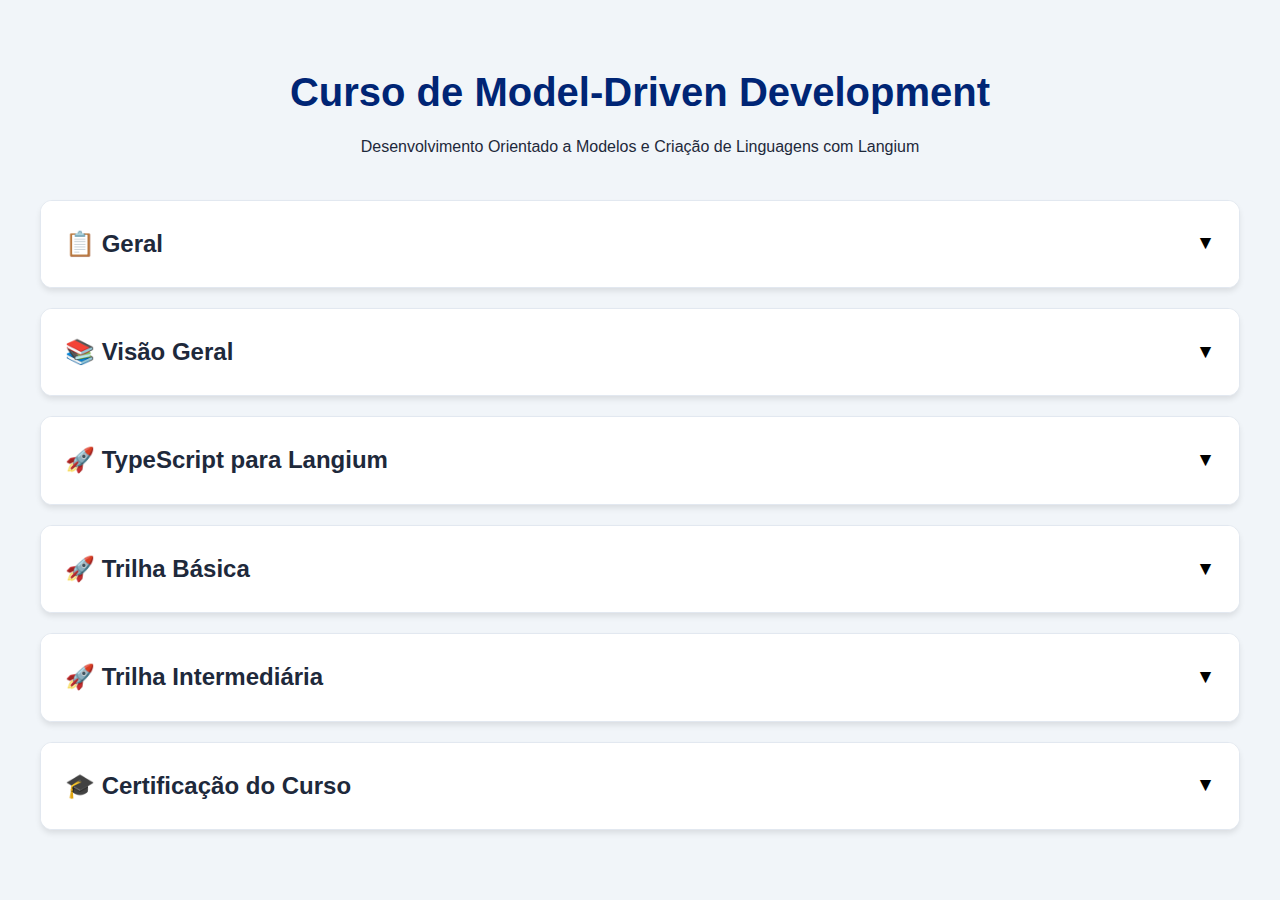
<file: roadmapMdd/index.html>
<!doctype html>
<html lang="pt-br">
  <head>
    <meta charset="UTF-8" />
    <meta name="viewport" content="width=device-width, initial-scale=1.0" />
    <title>Roadmap: Model-Driven Development</title>
    <style>
      :root {
        --cor-primaria: #002575;
        --cor-secundaria: #000000;
        --cor-destaque: #008d0c;
        --cor-fundo: #f1f5f9;
        --cor-branco: #ffffff;
        --cor-texto-escuro: #1e293b;
      }

      * {
        box-sizing: border-box;
        margin: 0;
        padding: 0;
      }

      body {
        font-family: "Segoe UI", Tahoma, Geneva, Verdana, sans-serif;
        background-color: var(--cor-fundo);
        color: var(--cor-texto-escuro);
        line-height: 1.6;
        padding: 20px;
      }

      .conteiner {
        max-width: 1200px;
        margin: 0 auto;
      }

      header {
        text-align: center;
        padding: 40px 0;
      }
      header h1 {
        font-size: 2.5rem;
        color: var(--cor-primaria);
        margin-bottom: 10px;
      }

      .grade-roadmap {
        display: grid;
        gap: 20px;
      }

      .cartao {
        background: var(--cor-branco);
        border-radius: 12px;
        border: 1px solid #e2e8f0;
        box-shadow: 0 4px 6px -1px rgba(0, 0, 0, 0.1);
        overflow: hidden;
        transition: transform 0.2s ease;
      }

      .cabecalho-cartao {
        padding: 24px;
        background: var(--cor-branco);
        cursor: pointer;
        display: flex;
        justify-content: space-between;
        align-items: center;
      }

      .cabecalho-cartao h2 {
        font-size: 1.5rem;
        display: flex;
        align-items: center;
        gap: 12px;
      }
      .cabecalho-cartao:hover {
        background: #f8fafc;
      }

      .seta {
        font-size: 1.2rem;
        transition: transform 0.3s ease;
        color: var(--cor-secundaria);
      }

      .conteudo-cartao {
        max-height: 0;
        overflow: hidden;
        transition: max-height 0.4s ease-out;
        background: #fafafa;
      }

      .ativo .conteudo-cartao {
        max-height: 3000px;
        border-top: 1px solid #e2e8f0;
      }
      .ativo .seta {
        transform: rotate(180deg);
      }

      .lista-topicos {
        list-style: none;
        padding: 20px;
      }

      .item-topico {
        padding: 15px;
        background: white;
        margin-bottom: 12px;
        border-radius: 8px;
        border-left: 4px solid var(--cor-destaque);
        box-shadow: 0 1px 3px rgba(0, 0, 0, 0.05);
      }

      .titulo-topico {
        font-weight: bold;
        display: block;
        color: var(--cor-primaria);
        margin-bottom: 4px;
      }
      .descricao-topico {
        font-size: 1rem;
        color: var(--cor-secundaria);
      }

      @media (max-width: 768px) {
        header h1 {
          font-size: 1.8rem;
        }
        body {
          padding: 10px;
        }
      }
    </style>
  </head>
  <body>
    <div class="conteiner">
      <header>
        <h1>Curso de Model-Driven Development</h1>
        <p>
          Desenvolvimento Orientado a Modelos e Criação de Linguagens com
          Langium
        </p>
      </header>

      <div class="grade-roadmap">
        <div class="cartao">
          <div class="cabecalho-cartao">
            <h2>📋 Geral</h2>
            <span class="seta">▼</span>
          </div>
          <div class="conteudo-cartao">
            <ul class="lista-topicos">
              <li class="item-topico">
                <span class="titulo-topico">⚠️ Avisos</span>
                <p class="descricao-topico">
                  Orientações iniciais sobre a configuração do ambiente e
                  materiais complementares.
                </p>
              </li>
            </ul>
          </div>
        </div>

        <div class="cartao">
          <div class="cabecalho-cartao">
            <h2>📚 Visão Geral</h2>
            <span class="seta">▼</span>
          </div>
          <div class="conteudo-cartao">
            <ul class="lista-topicos">
              <li class="item-topico">
                <span class="titulo-topico">🧩 Fundamentos do MDD</span>
                <p class="descricao-topico">
                  Princípios, funcionamento, vantagens e comparação com
                  abordagens tradicionais.
                </p>
              </li>
              <li class="item-topico">
                <span class="titulo-topico">🏗️ Aplicação e Conclusão</span>
                <p class="descricao-topico">
                  Exemplos práticos de onde o MDD brilha e fechamento da
                  introdução teórica.
                </p>
              </li>
            </ul>
          </div>
        </div>

        <div class="cartao">
          <div class="cabecalho-cartao">
            <h2>🚀 TypeScript para Langium</h2>
            <span class="seta">▼</span>
          </div>
          <div class="conteudo-cartao">
            <ul class="lista-topicos">
              <li class="item-topico">
                <span class="titulo-topico">1. Instalando TypeScript 🛠️</span>
                <p class="descricao-topico">
                  Configuração do ambiente de desenvolvimento e compilador
                  (tsc).
                </p>
              </li>
              <li class="item-topico">
                <span class="titulo-topico"
                  >2. Conceitos de POO e Tipagem 🛡️</span
                >
                <p class="descricao-topico">
                  Classes, Interfaces e o sistema de tipos estáticos do TS.
                </p>
              </li>
              <li class="item-topico">
                <span class="titulo-topico">3. Generics no TypeScript 🧬</span>
                <p class="descricao-topico">
                  Como criar componentes reutilizáveis e flexíveis com tipos
                  genéricos.
                </p>
              </li>
            </ul>
          </div>
        </div>

        <div class="cartao">
          <div class="cabecalho-cartao">
            <h2>🚀 Trilha Básica</h2>
            <span class="seta">▼</span>
          </div>
          <div class="conteudo-cartao">
            <ul class="lista-topicos">
              <li class="item-topico">
                <span class="titulo-topico">1. Setup e Geradores ⚙️</span>
                <p class="descricao-topico">
                  Instalação do Yeoman e do gerador Langium para estruturar o
                  projeto.
                </p>
              </li>
              <li class="item-topico">
                <span class="titulo-topico">2. Estrutura e Gramática 🏗️</span>
                <p class="descricao-topico">
                  Entendendo os arquivos gerados e definindo a gramática da sua
                  linguagem.
                </p>
              </li>
              <li class="item-topico">
                <span class="titulo-topico">3. Compilação e Execução ⚡</span>
                <p class="descricao-topico">
                  Gerando código a partir da gramática e testando a nova
                  linguagem na prática.
                </p>
              </li>
            </ul>
          </div>
        </div>

        <div class="cartao">
          <div class="cabecalho-cartao">
            <h2>🚀 Trilha Intermediária</h2>
            <span class="seta">▼</span>
          </div>
          <div class="conteudo-cartao">
            <ul class="lista-topicos">
              <li class="item-topico">
                <span class="titulo-topico">1. Fundamentos de BNF 📝</span>
                <p class="descricao-topico">
                  Aprendendo a notação Backus-Naur para definição formal de
                  linguagens.
                </p>
              </li>
              <li class="item-topico">
                <span class="titulo-topico"
                  >2. Criação Avançada de Gramáticas 🧪</span
                >
                <p class="descricao-topico">
                  Desenvolvimento de uma nova gramática e lógica de geração de
                  código customizada.
                </p>
              </li>
              <li class="item-topico">
                <span class="titulo-topico">3. Desafio Final 🏁</span>
                <p class="descricao-topico">
                  Aplicação prática dos conceitos para criar um DSL
                  (Domain-Specific Language) funcional.
                </p>
              </li>
            </ul>
          </div>
        </div>

        <div class="cartao">
          <div class="cabecalho-cartao">
            <h2>🎓 Certificação do Curso</h2>
            <span class="seta">▼</span>
          </div>
          <div class="conteudo-cartao">
            <ul class="lista-topicos">
              <li class="item-topico">
                <span class="titulo-topico"
                  >📜 Certificado de Conclusão do Model-Driven Development</span
                >
                <p class="descricao-topico">
                  Reconhecimento oficial pela conclusão do curso de Model-Driven
                  Development.
                </p>
              </li>
            </ul>
          </div>
        </div>
      </div>
    </div>

    <script>
      const cabecalhos = document.querySelectorAll(".cabecalho-cartao");
      cabecalhos.forEach((cabecalho) => {
        cabecalho.addEventListener("click", () => {
          const cartao = cabecalho.parentElement;
          cartao.classList.toggle("ativo");
        });
      });
    </script>
  </body>
</html>

<!-- Código do botão do Roadmap -->
<!-- <a href="https://leds.academy/local/roadmaps/roadmap-devops" target="_blank" class="btn btn-outline-primary btn-sm mt-2">Ver Roadmap →</a> -->
</file>
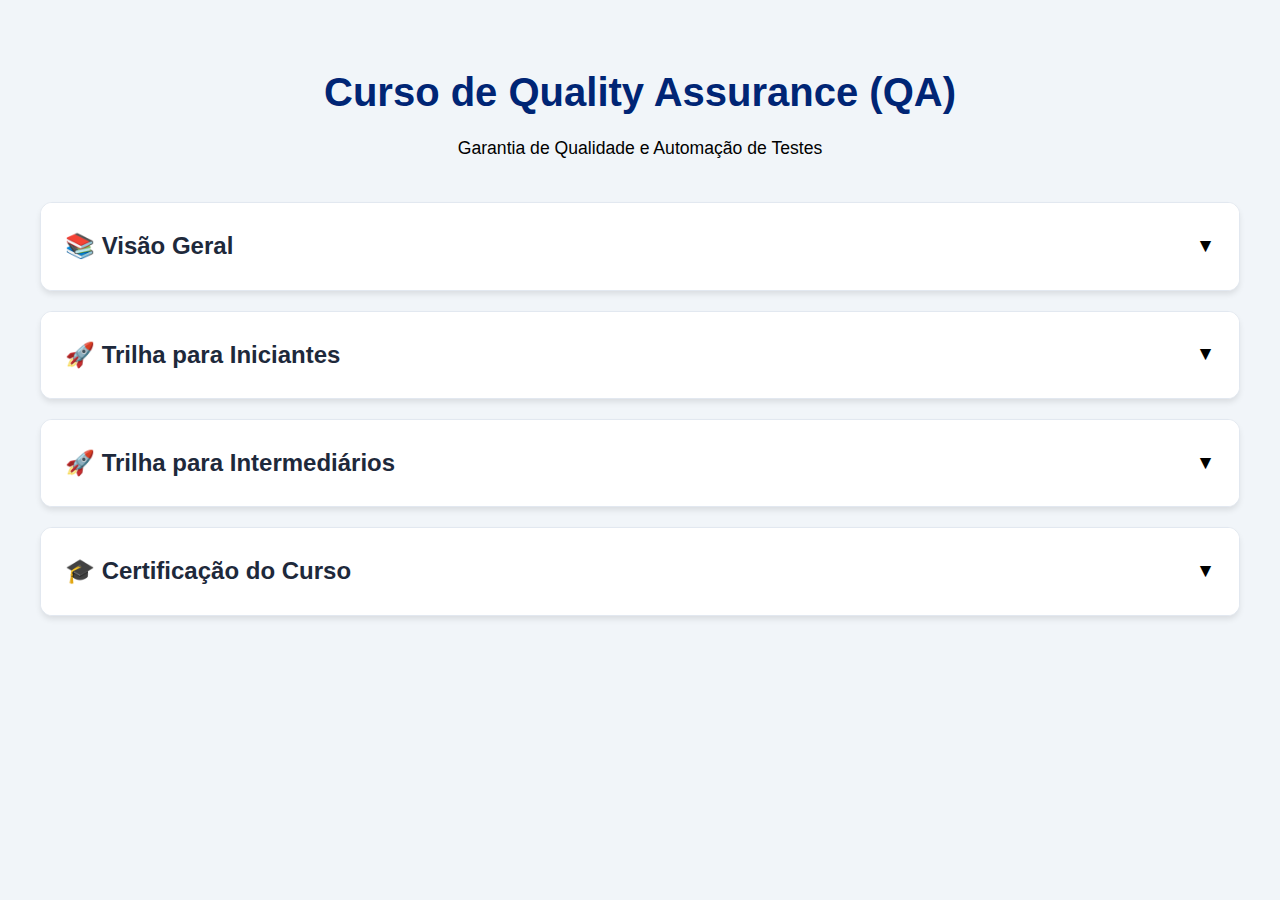
<file: roadmapQa/index.html>
<!doctype html>
<html lang="pt-br">
  <head>
    <meta charset="UTF-8" />
    <meta name="viewport" content="width=device-width, initial-scale=1.0" />
    <title>Roadmap Interativo de QA</title>
    <style>
      :root {
        --cor-primaria: #002575;
        --cor-secundaria: #000000;
        --cor-destaque: #008d0c;
        --cor-fundo: #f1f5f9;
        --cor-branco: #ffffff;
        --cor-texto-escuro: #1e293b;
      }

      * {
        box-sizing: border-box;
        margin: 0;
        padding: 0;
      }

      body {
        font-family: "Segoe UI", Tahoma, Geneva, Verdana, sans-serif;
        background-color: var(--cor-fundo);
        color: var(--cor-texto-escuro);
        line-height: 1.6;
        padding: 20px;
      }

      .conteiner {
        max-width: 1200px;
        margin: 0 auto;
      }

      header {
        text-align: center;
        padding: 40px 0;
      }

      header h1 {
        font-size: 2.5rem;
        color: var(--cor-primaria);
        margin-bottom: 10px;
      }

      header p {
        font-size: 1.1rem;
        color: var(--cor-secundaria);
      }

      .grade-roadmap {
        display: grid;
        gap: 20px;
      }

      .cartao {
        background: var(--cor-branco);
        border-radius: 12px;
        border: 1px solid #e2e8f0;
        box-shadow: 0 4px 6px -1px rgba(0, 0, 0, 0.1);
        overflow: hidden;
        transition: transform 0.2s ease;
      }

      .cabecalho-cartao {
        padding: 24px;
        background: var(--cor-branco);
        cursor: pointer;
        display: flex;
        justify-content: space-between;
        align-items: center;
      }

      .cabecalho-cartao h2 {
        font-size: 1.5rem;
        display: flex;
        align-items: center;
        gap: 12px;
      }

      .cabecalho-cartao:hover {
        background: #f8fafc;
      }

      .seta {
        font-size: 1.2rem;
        transition: transform 0.3s ease;
        color: var(--cor-secundaria);
      }

      .conteudo-cartao {
        max-height: 0;
        overflow: hidden;
        transition: max-height 0.4s ease-out;
        background: #fafafa;
      }

      .ativo .conteudo-cartao {
        max-height: 2000px; /* Ajustado para conteúdos longos */
        border-top: 1px solid #e2e8f0;
      }

      .ativo .seta {
        transform: rotate(180deg);
      }

      .lista-topicos {
        list-style: none;
        padding: 20px;
      }

      .item-topico {
        padding: 15px;
        background: white;
        margin-bottom: 12px;
        border-radius: 8px;
        border-left: 4px solid var(--cor-destaque);
        box-shadow: 0 1px 3px rgba(0, 0, 0, 0.05);
      }

      .titulo-topico {
        font-weight: bold;
        display: block;
        color: var(--cor-primaria);
        margin-bottom: 4px;
      }

      .descricao-topico {
        font-size: 1rem;
        color: var(--cor-secundaria);
      }

      @media (max-width: 768px) {
        header h1 {
          font-size: 1.8rem;
        }
        body {
          padding: 10px;
        }
      }
    </style>
  </head>
  <body>
    <div class="conteiner">
      <header>
        <h1>Curso de Quality Assurance (QA)</h1>
        <p>Garantia de Qualidade e Automação de Testes</p>
      </header>

      <div class="grade-roadmap">
        <div class="cartao">
          <div class="cabecalho-cartao">
            <h2>📚 Visão Geral</h2>
            <span class="seta">▼</span>
          </div>
          <div class="conteudo-cartao">
            <ul class="lista-topicos">
              <li class="item-topico">
                <span class="titulo-topico">Perfil do QA</span>
                <p class="descricao-topico">
                  Entenda as competências, responsabilidades e a importância do
                  analista de QA no ciclo de vida do software.
                </p>
              </li>
              <li class="item-topico">
                <span class="titulo-topico">Avisos</span>
                <p class="descricao-topico">
                  Orientações gerais sobre o curso, cronograma e utilização das
                  ferramentas.
                </p>
              </li>
            </ul>
          </div>
        </div>

        <div class="cartao">
          <div class="cabecalho-cartao">
            <h2>🚀 Trilha para Iniciantes</h2>
            <span class="seta">▼</span>
          </div>
          <div class="conteudo-cartao">
            <ul class="lista-topicos">
              <li class="item-topico">
                <span class="titulo-topico">O que você vai aprender?</span>
                <p class="descricao-topico">
                  Uma introdução aos objetivos da trilha e o roteiro para se
                  tornar um testador júnior.
                </p>
              </li>
              <li class="item-topico">
                <span class="titulo-topico"
                  >1. Fundamentos de QA e Testes de Software (2h)</span
                >
                <p class="descricao-topico">
                  Tipos de testes, níveis de teste (unitário, integração,
                  sistema) e a pirâmide de testes.
                </p>
              </li>
              <li class="item-topico">
                <span class="titulo-topico">2. Testes Manuais (2h30min)</span>
                <p class="descricao-topico">
                  Execução de casos de teste, escrita de cenários e técnicas de
                  teste exploratório.
                </p>
              </li>
              <li class="item-topico">
                <span class="titulo-topico"
                  >3. Conceitos Básicos de HTML, CSS e JavaScript (3h)</span
                >
                <p class="descricao-topico">
                  Base necessária para identificar seletores e entender o
                  comportamento de aplicações web.
                </p>
              </li>
              <li class="item-topico">
                <span class="titulo-topico"
                  >4. Boas Práticas de Relatórios e Registro de Bugs
                  (30min)</span
                >
                <p class="descricao-topico">
                  Como reportar falhas de forma clara, objetiva e reproduzível
                  para o time de desenvolvimento.
                </p>
              </li>
              <li class="item-topico">
                <span class="titulo-topico">Introdução ao Cypress (3h)</span>
                <p class="descricao-topico">
                  Primeiros passos com o framework Cypress para automação de
                  testes E2E.
                </p>
              </li>
              <li class="item-topico">
                <span class="titulo-topico"
                  >🎯 Boas práticas em automação de testes com Cypress</span
                >
                <p class="descricao-topico">
                  Padrões de projeto, comandos customizados e organização de
                  suítes de teste.
                </p>
              </li>
            </ul>
          </div>
        </div>

        <div class="cartao">
          <div class="cabecalho-cartao">
            <h2>🚀 Trilha para Intermediários</h2>
            <span class="seta">▼</span>
          </div>
          <div class="conteudo-cartao">
            <ul class="lista-topicos">
              <li class="item-topico">
                <span class="titulo-topico">Trilha Intermediária</span>
                <p class="descricao-topico">
                  Aprofundamento em automação, testes de API e integração
                  contínua (CI/CD).
                </p>
              </li>
            </ul>
          </div>
        </div>

        <div class="cartao">
          <div class="cabecalho-cartao">
            <h2>🎓 Certificação do Curso</h2>
            <span class="seta">▼</span>
          </div>
          <div class="conteudo-cartao">
            <ul class="lista-topicos">
              <li class="item-topico">
                <span class="titulo-topico"
                  >Certificado de Conclusão do Curso de Quality Assurance</span
                >
                <p class="descricao-topico">
                  Documento oficial validando suas habilidades em testes manuais
                  e automatizados.
                </p>
              </li>
            </ul>
          </div>
        </div>
      </div>
    </div>

    <script>
      const cabecalhos = document.querySelectorAll(".cabecalho-cartao");

      cabecalhos.forEach((cabecalho) => {
        cabecalho.addEventListener("click", () => {
          const cartao = cabecalho.parentElement;
          cartao.classList.toggle("ativo");
        });
      });
    </script>
  </body>
</html>

<!-- <a href="https://leds.academy/local/roadmaps/roadmap-qa" target="_blank" class="btn btn-outline-primary btn-sm mt-2">Ver Roadmap →</a> -->
</file>
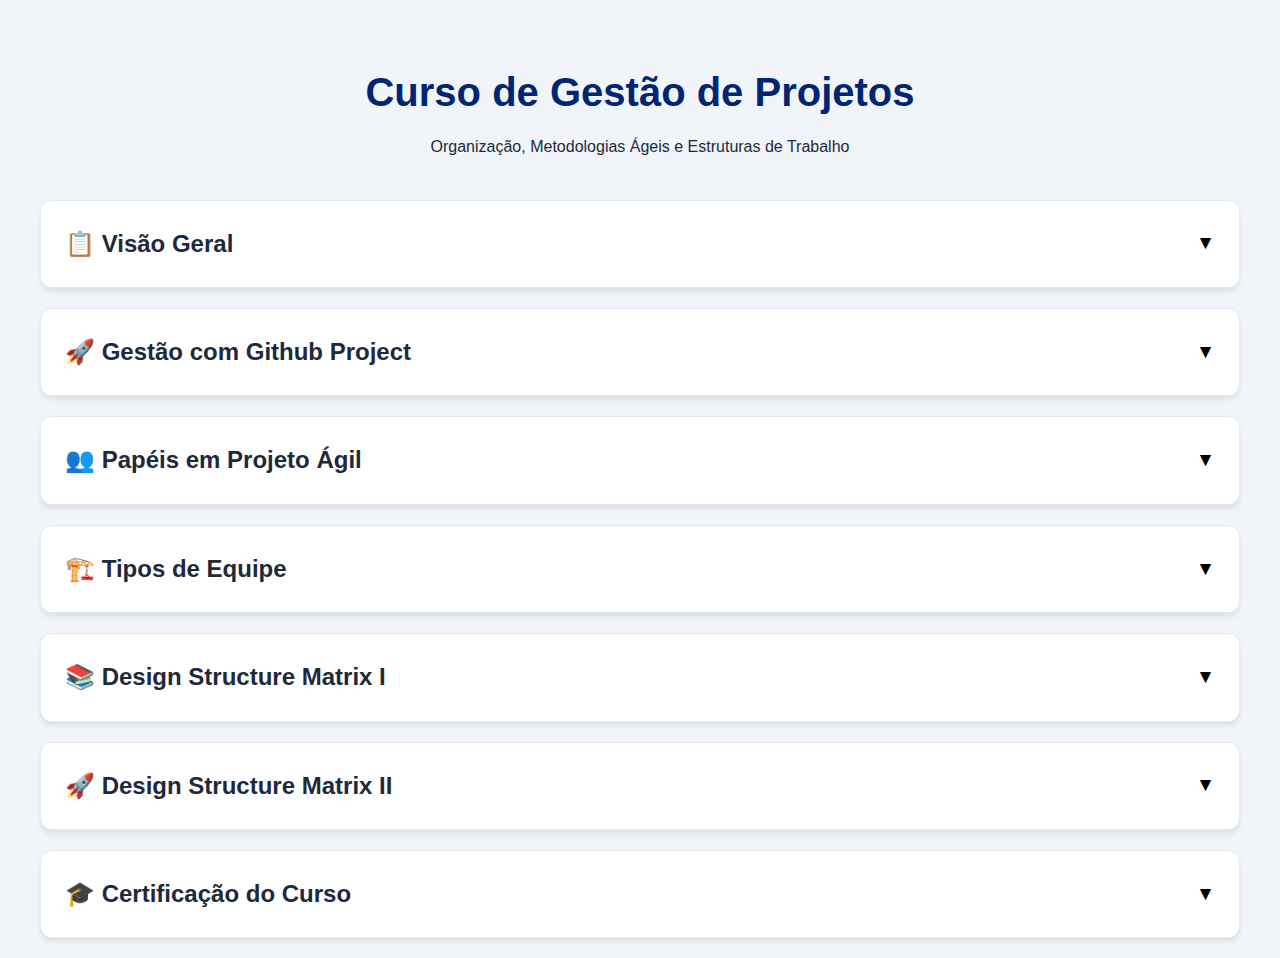
<file: rodamapGestaoProjetos/index.html>
<!doctype html>
<html lang="pt-br">
  <head>
    <meta charset="UTF-8" />
    <meta name="viewport" content="width=device-width, initial-scale=1.0" />
    <title>Roadmap: Gestão de Projetos</title>
    <style>
      :root {
        --cor-primaria: #002575;
        --cor-secundaria: #000000;
        --cor-destaque: #008d0c;
        --cor-fundo: #f1f5f9;
        --cor-branco: #ffffff;
        --cor-texto-escuro: #1e293b;
      }

      * {
        box-sizing: border-box;
        margin: 0;
        padding: 0;
      }

      body {
        font-family: "Segoe UI", Tahoma, Geneva, Verdana, sans-serif;
        background-color: var(--cor-fundo);
        color: var(--cor-texto-escuro);
        line-height: 1.6;
        padding: 20px;
      }

      .conteiner {
        max-width: 1200px;
        margin: 0 auto;
      }

      header {
        text-align: center;
        padding: 40px 0;
      }
      header h1 {
        font-size: 2.5rem;
        color: var(--cor-primaria);
        margin-bottom: 10px;
      }

      .grade-roadmap {
        display: grid;
        gap: 20px;
      }

      .cartao {
        background: var(--cor-branco);
        border-radius: 12px;
        border: 1px solid #e2e8f0;
        box-shadow: 0 4px 6px -1px rgba(0, 0, 0, 0.1);
        overflow: hidden;
        transition: transform 0.2s ease;
      }

      .cabecalho-cartao {
        padding: 24px;
        background: var(--cor-branco);
        cursor: pointer;
        display: flex;
        justify-content: space-between;
        align-items: center;
      }

      .cabecalho-cartao h2 {
        font-size: 1.5rem;
        display: flex;
        align-items: center;
        gap: 12px;
      }
      .cabecalho-cartao:hover {
        background: #f8fafc;
      }

      .seta {
        font-size: 1.2rem;
        transition: transform 0.3s ease;
        color: var(--cor-secundaria);
      }

      .conteudo-cartao {
        max-height: 0;
        overflow: hidden;
        transition: max-height 0.4s ease-out;
        background: #fafafa;
      }

      .ativo .conteudo-cartao {
        max-height: 3000px;
        border-top: 1px solid #e2e8f0;
      }
      .ativo .seta {
        transform: rotate(180deg);
      }

      .lista-topicos {
        list-style: none;
        padding: 20px;
      }

      .item-topico {
        padding: 15px;
        background: white;
        margin-bottom: 12px;
        border-radius: 8px;
        border-left: 4px solid var(--cor-destaque);
        box-shadow: 0 1px 3px rgba(0, 0, 0, 0.05);
      }

      .titulo-topico {
        font-weight: bold;
        display: block;
        color: var(--cor-primaria);
        margin-bottom: 4px;
      }
      .descricao-topico {
        font-size: 1rem;
        color: var(--cor-secundaria);
      }

      @media (max-width: 768px) {
        header h1 {
          font-size: 1.8rem;
        }
        body {
          padding: 10px;
        }
      }
    </style>
  </head>
  <body>
    <div class="conteiner">
      <header>
        <h1>Curso de Gestão de Projetos</h1>
        <p>Organização, Metodologias Ágeis e Estruturas de Trabalho</p>
      </header>

      <div class="grade-roadmap">
        <div class="cartao">
          <div class="cabecalho-cartao">
            <h2>📋 Visão Geral</h2>
            <span class="seta">▼</span>
          </div>
          <div class="conteudo-cartao">
            <ul class="lista-topicos">
              <li class="item-topico">
                <span class="titulo-topico">📢 Geral e Avisos</span>
                <p class="descricao-topico">
                  Informações iniciais e orientações sobre o cronograma do
                  curso.
                </p>
              </li>
              <li class="item-topico">
                <span class="titulo-topico">🔭 Introdução</span>
                <p class="descricao-topico">
                  Uma visão panorâmica sobre o que será abordado na gestão de
                  projetos.
                </p>
              </li>
            </ul>
          </div>
        </div>

        <div class="cartao">
          <div class="cabecalho-cartao">
            <h2>🚀 Gestão com Github Project</h2>
            <span class="seta">▼</span>
          </div>
          <div class="conteudo-cartao">
            <ul class="lista-topicos">
              <li class="item-topico">
                <span class="titulo-topico">📚 Gestão de Tarefas e Regras</span>
                <p class="descricao-topico">
                  Como utilizar o GitHub Projects e as Regras Gerais para
                  organização.
                </p>
              </li>
              <li class="item-topico">
                <span class="titulo-topico">🧩 Issues e Categorias</span>
                <p class="descricao-topico">
                  Entendendo Categorias, Campos Customizados e Templates de
                  Issues.
                </p>
              </li>
              <li class="item-topico">
                <span class="titulo-topico"
                  >🧭 Planejamento: Sprints e Milestones</span
                >
                <p class="descricao-topico">
                  🛠️ Como criar e combinar Sprints com Milestones para entregas
                  contínuas.
                </p>
              </li>
              <li class="item-topico">
                <span class="titulo-topico">🎯 Produto e Board</span>
                <p class="descricao-topico">
                  🚀 Criando Boards e filtrando Issues de tipo "Product" para
                  gestão visual.
                </p>
              </li>
              <li class="item-topico">
                <span class="titulo-topico">🏝️ Template e Conclusão</span>
                <p class="descricao-topico">
                  🛠️ Finalização do módulo de ferramentas e uso de templates
                  prontos.
                </p>
              </li>
            </ul>
          </div>
        </div>

        <div class="cartao">
          <div class="cabecalho-cartao">
            <h2>👥 Papéis em Projeto Ágil</h2>
            <span class="seta">▼</span>
          </div>
          <div class="conteudo-cartao">
            <ul class="lista-topicos">
              <li class="item-topico">
                <span class="titulo-topico">👑 Liderança Ágil</span>
                <p class="descricao-topico">
                  As responsabilidades do Product Owner, Scrum Master e Chief
                  Scrum Master.
                </p>
              </li>
              <li class="item-topico">
                <span class="titulo-topico">💻 Times de Entrega</span>
                <p class="descricao-topico">
                  O papel dos Times de Desenvolvimento, Design e DevOps no fluxo
                  ágil.
                </p>
              </li>
            </ul>
          </div>
        </div>

        <div class="cartao">
          <div class="cabecalho-cartao">
            <h2>🏗️ Tipos de Equipe</h2>
            <span class="seta">▼</span>
          </div>
          <div class="conteudo-cartao">
            <ul class="lista-topicos">
              <li class="item-topico">
                <span class="titulo-topico">📐 Modelos de Squads</span>
                <p class="descricao-topico">
                  Diferenças entre Platform Team, Enabling Team e Stream-aligned
                  Team.
                </p>
              </li>
              <li class="item-topico">
                <span class="titulo-topico">📊 Comparação</span>
                <p class="descricao-topico">
                  Análise das vantagens de cada modelo de equipe para diferentes
                  projetos.
                </p>
              </li>
            </ul>
          </div>
        </div>

        <div class="cartao">
          <div class="cabecalho-cartao">
            <h2>📚 Design Structure Matrix I</h2>
            <span class="seta">▼</span>
          </div>
          <div class="conteudo-cartao">
            <ul class="lista-topicos">
              <li class="item-topico">
                <span class="titulo-topico"
                  >📌 O que você encontrará aqui?</span
                >
                <p class="descricao-topico">
                  🎯 Indicações, Pré-requisitos e os Benefícios da DSM na
                  prática.
                </p>
              </li>
              <li class="item-topico">
                <span class="titulo-topico">🧭 Conclusão da Teoria</span>
                <p class="descricao-topico">
                  Fechamento dos fundamentos teóricos da matriz de dependências.
                </p>
              </li>
            </ul>
          </div>
        </div>

        <div class="cartao">
          <div class="cabecalho-cartao">
            <h2>🚀 Design Structure Matrix II</h2>
            <span class="seta">▼</span>
          </div>
          <div class="conteudo-cartao">
            <ul class="lista-topicos">
              <li class="item-topico">
                <span class="titulo-topico">🧩 Etapa 1: Estrutura</span>
                <p class="descricao-topico">
                  Definição de Feature, Task e Bug dentro da matriz.
                </p>
              </li>
              <li class="item-topico">
                <span class="titulo-topico">🧠 Etapa 2: Construção</span>
                <p class="descricao-topico">
                  Como montar a DSM em casos sem ciclos (lineares).
                </p>
              </li>
              <li class="item-topico">
                <span class="titulo-topico">🔁 Etapa 3: Ciclos</span>
                <p class="descricao-topico">
                  Gerenciamento de loops e dependências circulares na DSM.
                </p>
              </li>
            </ul>
          </div>
        </div>

        <div class="cartao">
          <div class="cabecalho-cartao">
            <h2>🎓 Certificação do Curso</h2>
            <span class="seta">▼</span>
          </div>
          <div class="conteudo-cartao">
            <ul class="lista-topicos">
              <li class="item-topico">
                <span class="titulo-topico"
                  >📜 Certificado do Curso de Gestão de Projetos</span
                >
                <p class="descricao-topico">
                  Emissão do documento após a conclusão de todos os desafios.
                </p>
              </li>
            </ul>
          </div>
        </div>
      </div>
    </div>

    <script>
      const cabecalhos = document.querySelectorAll(".cabecalho-cartao");
      cabecalhos.forEach((cabecalho) => {
        cabecalho.addEventListener("click", () => {
          const cartao = cabecalho.parentElement;
          cartao.classList.toggle("ativo");
        });
      });
    </script>
  </body>
</html>

<!-- Código do botão do Roadmap -->
<!-- <a href="https://leds.academy/local/roadmaps/roadmap-gestao-projetos" target="_blank" class="btn btn-outline-primary btn-sm mt-2">Ver Roadmap →</a> -->
</file>
<file: style.css>
@import url("https://fonts.googleapis.com/css2?family=Poppins:wght@400;600;700&display=swap");

body {
  font-family: "Poppins", sans-serif;
  margin: 0;
  padding: 0;
  background-color: #e0f2f7;
  color: #333;
  line-height: 1.6;
}

.roadmap-wrapper {
  max-width: 1200px; /* Otimizado para telas de 1280px */
  margin: 40px auto;
  background-color: #ffffff;
  border-radius: 25px;
  box-shadow: 0 10px 30px rgba(0, 0, 0, 0.1);
  overflow: hidden;
  animation: fadeIn 1s ease-out;
}

@keyframes fadeIn {
  from {
    opacity: 0;
    transform: translateY(20px);
  }
  to {
    opacity: 1;
    transform: translateY(0);
  }
}

.roadmap-header {
  background-color: rgb(140, 3, 252);
  color: white;
  padding: 40px 20px;
  text-align: center;
}

.roadmap-header h1 {
  margin: 0 0 10px 0;
  font-size: 2.5em;
  font-weight: 700;
}

.roadmap-header p {
  font-size: 1.1em;
  opacity: 0.9;
}

.timeline {
  padding: 40px 60px;
  display: flex;
  flex-direction: column;
  gap: 35px;
  position: relative;
  z-index: 1;
}

/* Linha vertical - Background removida*/
.timeline::before {
  content: "";
  position: absolute;
  left: 65px;
  top: 0;
  bottom: 0;
  width: 0; /* Retirada a largura */
  background-color: transparent;
  z-index: -1;
}

/* Cartão de Cada Fase */
.phase-card {
  position: relative;
  background-color: #fcfcfc;
  border: 1px solid #e0e0e0;
  border-radius: 15px;
  padding: 25px;
  box-shadow: 0 5px 15px rgba(0, 0, 0, 0.05);
  transition: all 0.3s ease;
  overflow: visible;
}

.phase-card:hover {
  box-shadow: 0 8px 25px rgba(0, 0, 0, 0.1);
  transform: translateY(-5px);
}

.phase-title {
  display: flex;
  align-items: center;
  cursor: pointer;
  padding-bottom: 15px;
  border-bottom: 1px solid #eee;
  margin-bottom: 15px;
  position: relative;
}

/* Círculos removidos */
.phase-title::before {
  display: none;
}

.phase-icon {
  background-color: #032a7c;
  color: white;
  width: 45px;
  height: 45px;
  border-radius: 10px;
  display: flex;
  justify-content: center;
  align-items: center;
  font-size: 1.5em;
  margin-right: 15px;
  flex-shrink: 0;
}

.phase-title h3 {
  margin: 0;
  font-size: 1.5em;
  color: #333;
  flex-grow: 1;
}

.toggle-button {
  background: none;
  border: none;
  color: #032a7c;
  font-size: 1.2em;
  cursor: pointer;
  transition: transform 0.3s ease;
}

.phase-content {
  max-height: 0;
  overflow: hidden;
  transition: max-height 0.5s ease-out, opacity 0.4s ease-out;
  opacity: 0;
}

.phase-card.expanded .toggle-button .fas {
  transform: rotate(180deg);
}

.phase-card.expanded .phase-content {
  max-height: 2000px; /* Aumentado para comportar os novos textos */
  opacity: 1;
}

.topic-list {
  list-style: none;
  padding: 0;
  margin: 0;
  display: grid;
  grid-template-columns: repeat(auto-fill, minmax(300px, 1fr));
  gap: 15px;
}

/* Estilo para os itens da lista com Título e Descrição */
.topic-list li {
  background-color: #ffffff;
  border: 1px solid #eee;
  border-left: 5px solid #1342a7; /* Cor tema na lateral do item */
  padding: 15px;
  border-radius: 8px;
  display: flex;
  flex-direction: column; /* Título em cima, descrição embaixo */
  gap: 5px;
  transition: all 0.2s ease;
}

.topic-list li:hover {
  background-color: #fff9fe;
  border-color: #1342a7;
}

/* Estilo para o Texto Interno (Título do Tópico) */
.topic-list li strong {
  color: #1342a7;
  font-size: 1em;
  font-weight: 600;
}

/* Estilo para o Texto Interno (Descrição do Tópico) */
.topic-list li span {
  font-size: 0.85em;
  color: #666;
  line-height: 1.4;
}

.phase-footer {
  border-top: 1px solid #eee;
  padding-top: 15px;
  text-align: right;
  margin-top: 20px;
}

.challenge-badge {
  background: #ffffff;
  color: #1342a7;
  border: 1px solid #1342a7;
  padding: 8px 18px;
  border-radius: 25px;
  font-weight: 600;
  font-size: 0.8em;
  display: inline-flex;
  align-items: center;
  gap: 8px;
}

/* Responsividade */
@media (max-width: 768px) {
  .roadmap-wrapper {
    margin: 20px;
    border-radius: 15px;
  }

  .timeline {
    padding: 20px;
  }

  .topic-list {
    grid-template-columns: 1fr;
  }
}
</file>
